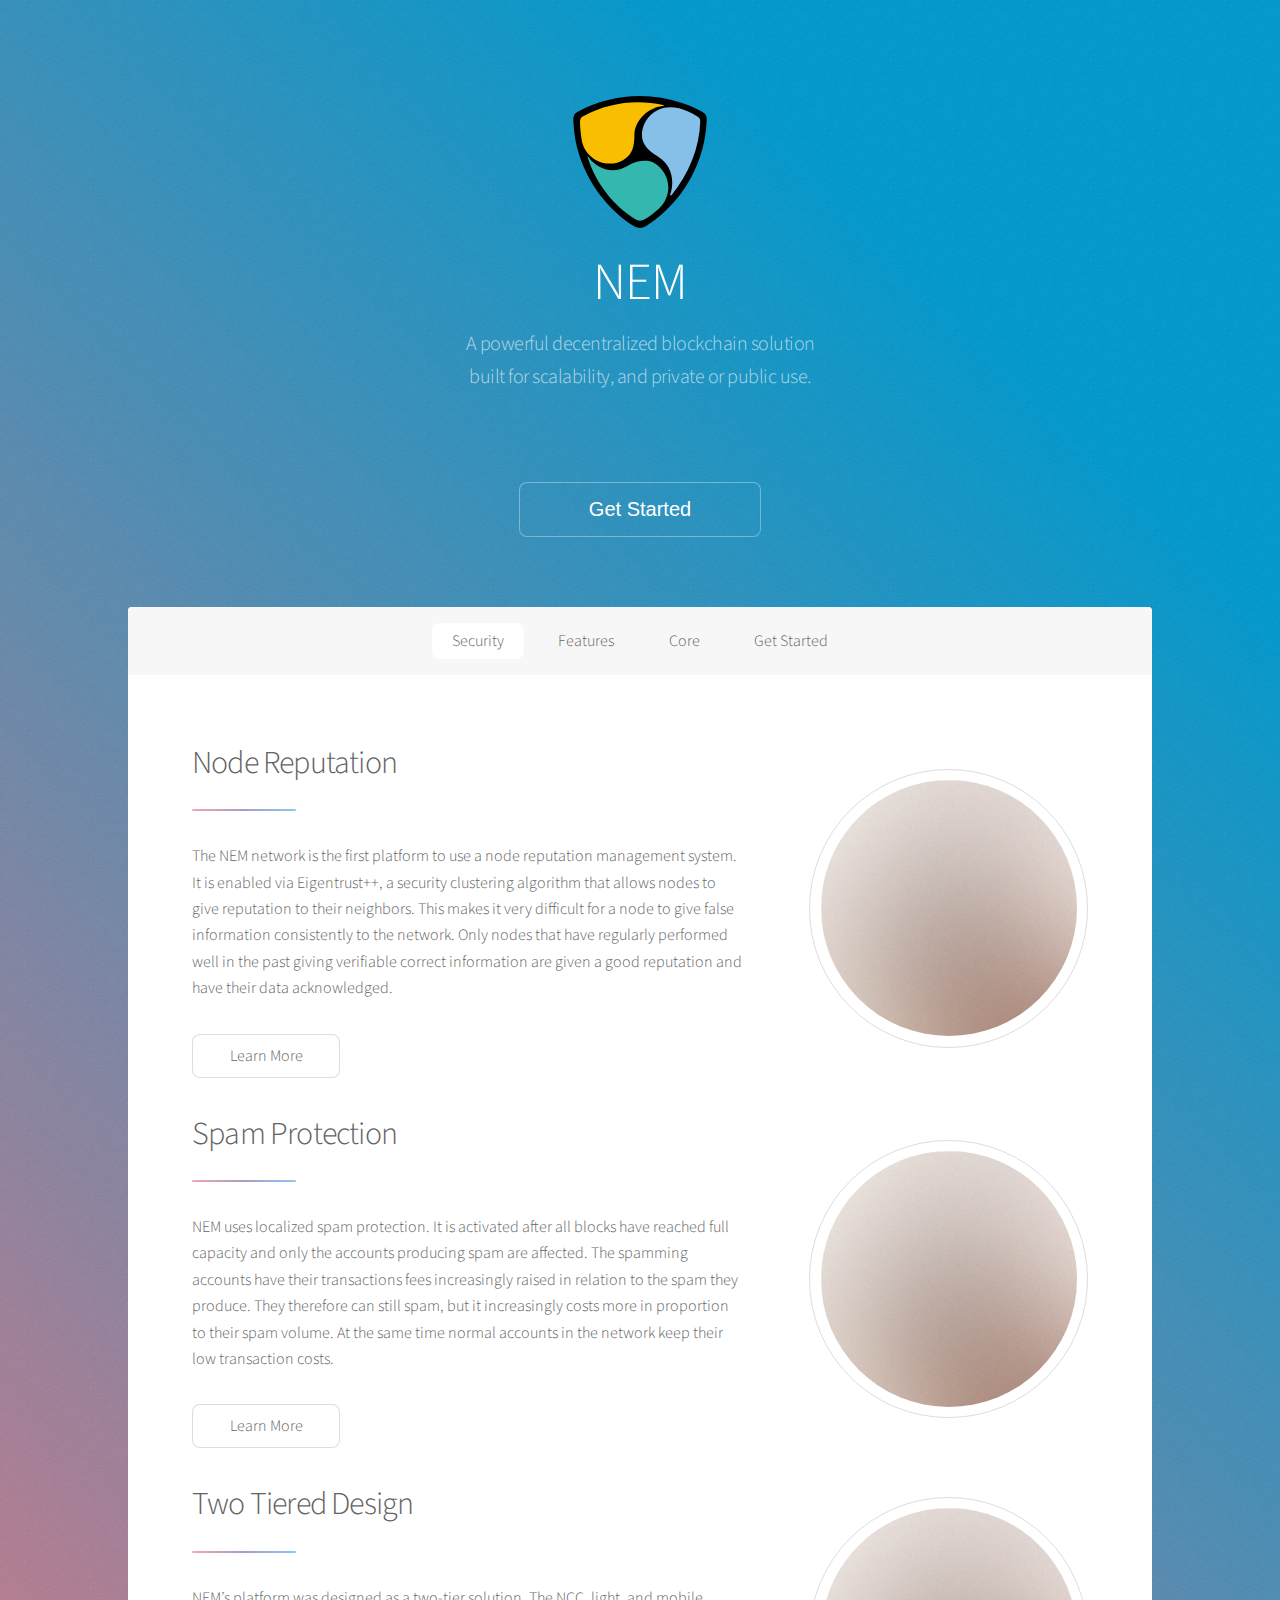
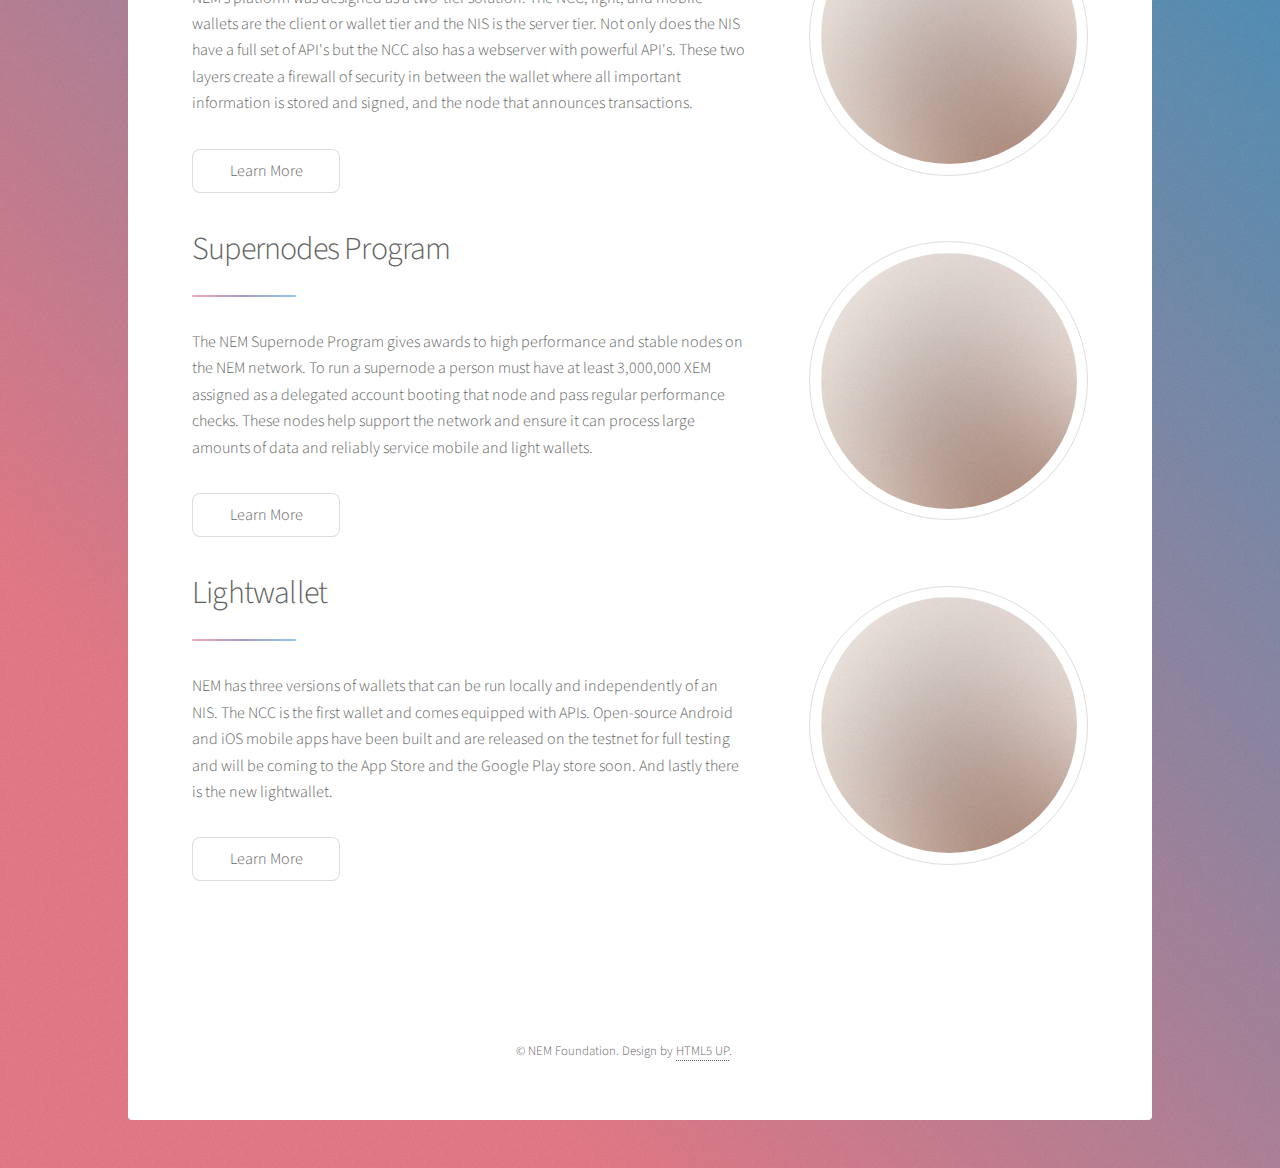
<file: index.html>
<!DOCTYPE HTML>
<!--
	Stellar by HTML5 UP
	html5up.net | @ajlkn
	Free for personal and commercial use under the CCA 3.0 license (html5up.net/license)
-->
<html>
	<head>
		<title>NEM</title>
		<meta charset="utf-8" />
		<meta name="viewport" content="width=device-width, initial-scale=1" />
		<!--[if lte IE 8]><script src="assets/js/ie/html5shiv.js"></script><![endif]-->
		<link rel="stylesheet" href="assets/css/main.css" />
		<!--[if lte IE 9]><link rel="stylesheet" href="assets/css/ie9.css" /><![endif]-->
		<!--[if lte IE 8]><link rel="stylesheet" href="assets/css/ie8.css" /><![endif]-->
	</head>
	<body>

		<!-- Wrapper -->
			<div id="wrapper">

				<!-- Header -->
					<header id="header" class="alt">
						<span class="logo"><img src="images/logo.svg" alt="" /></span>
						<h1>NEM</h1>
						<p>A powerful decentralized blockchain solution<br />
						built for scalability, and private or public use.</p>
					</header>
                    <center><button id="get-started" style="margin-bottom:70px">Get Started</button></center>

				<!-- Nav -->
					<nav id="nav">
						<ul>
							<li><a href="#intro" class="active">Security</a></li>
							<li><a href="features.html">Features</a></li>
							<li><a href="core.html">Core</a></li>
							<li><a href="getstarted.html">Get Started</a></li>
						</ul>
					</nav>

				<!-- Main -->
					<div id="main">

						<!-- Security -->
							<section id="intro" class="main">
								<div class="spotlight">
									<div class="content">
										<header class="major">
											<h2>Node Reputation</h2>
										</header>
										<p>The NEM network is the first platform to use a node reputation management system. 
										It is enabled via Eigentrust++, a security clustering algorithm that allows nodes to give reputation 
										to their neighbors. This makes it very difficult for a node to give false information consistently 
										to the network. Only nodes that have regularly performed well in the past giving verifiable correct 
										information are given a good reputation and have their data acknowledged.</p>
										<ul class="actions">
											<li><a href="generic.html" class="button">Learn More</a></li>
										</ul>
									</div>
									<span class="image"><img src="images/pic01.jpg" alt="" /></span>
								</div>
																<div class="spotlight">
									<div class="content">
										<header class="major">
											<h2>Spam Protection</h2>
										</header>
										<p>NEM uses localized spam protection. It is activated after all blocks have reached full capacity and 
										only the accounts producing spam are affected. The spamming accounts have their transactions fees increasingly 
										raised in relation to the spam they produce. They therefore can still spam, but it increasingly costs more in 
										proportion to their spam volume. At the same time normal accounts in the network keep their low transaction costs.</p>
										<ul class="actions">
											<li><a href="generic.html" class="button">Learn More</a></li>
										</ul>
									</div>
									<span class="image"><img src="images/pic01.jpg" alt="" /></span>
								</div>
																<div class="spotlight">
									<div class="content">
										<header class="major">
											<h2>Two Tiered Design</h2>
										</header>
										<p>NEM’s platform was designed as a two-tier solution. The NCC, light, and mobile wallets are the client or wallet 
										tier and the NIS is the server tier. Not only does the NIS have a full set of API's but the NCC also has a webserver 
										with powerful API's. These two layers create a firewall of security in between the wallet where all important information 
										is stored and signed, and the node that announces transactions.</p>
										<ul class="actions">
											<li><a href="generic.html" class="button">Learn More</a></li>
										</ul>
									</div>
									<span class="image"><img src="images/pic01.jpg" alt="" /></span>
								</div>
																<div class="spotlight">
									<div class="content">
										<header class="major">
											<h2>Supernodes Program</h2>
										</header>
										<p>The NEM Supernode Program gives awards to high performance and stable nodes on the NEM network. To run a supernode a person 
										must have at least 3,000,000 XEM assigned as a delegated account booting that node and pass regular performance checks. These 
										nodes help support the network and ensure it can process large amounts of data and reliably service mobile and light wallets.</p>
										<ul class="actions">
											<li><a href="generic.html" class="button">Learn More</a></li>
										</ul>
									</div>
									<span class="image"><img src="images/pic01.jpg" alt="" /></span>
								</div>
																<div class="spotlight">
									<div class="content">
										<header class="major">
											<h2>Lightwallet</h2>
										</header>
										<p>NEM has three versions of wallets that can be run locally and independently of an NIS. The NCC is the first wallet and 
										comes equipped with APIs. Open-source Android and iOS mobile apps have been built and are released on the testnet for full 
										testing and will be coming to the App Store and the Google Play store soon. And lastly there is the new lightwallet. </p>
										<ul class="actions">
											<li><a href="generic.html" class="button">Learn More</a></li>
										</ul>
									</div>
									<span class="image"><img src="images/pic01.jpg" alt="" /></span>
								</div>
							</section>

				<!-- Footer -->
					<footer id="footer">
						<p class="copyright">&copy; NEM Foundation. Design by <a href="https://html5up.net">HTML5 UP</a>.</p>
					</footer>

			</div>

		<!-- Scripts -->
			<script src="assets/js/jquery.min.js"></script>
			<script src="assets/js/jquery.scrollex.min.js"></script>
			<script src="assets/js/jquery.scrolly.min.js"></script>
			<script src="assets/js/skel.min.js"></script>
			<script src="assets/js/util.js"></script>
			<!--[if lte IE 8]><script src="assets/js/ie/respond.min.js"></script><![endif]-->
			<script src="assets/js/main.js"></script>

	</body>
</html>
</file>
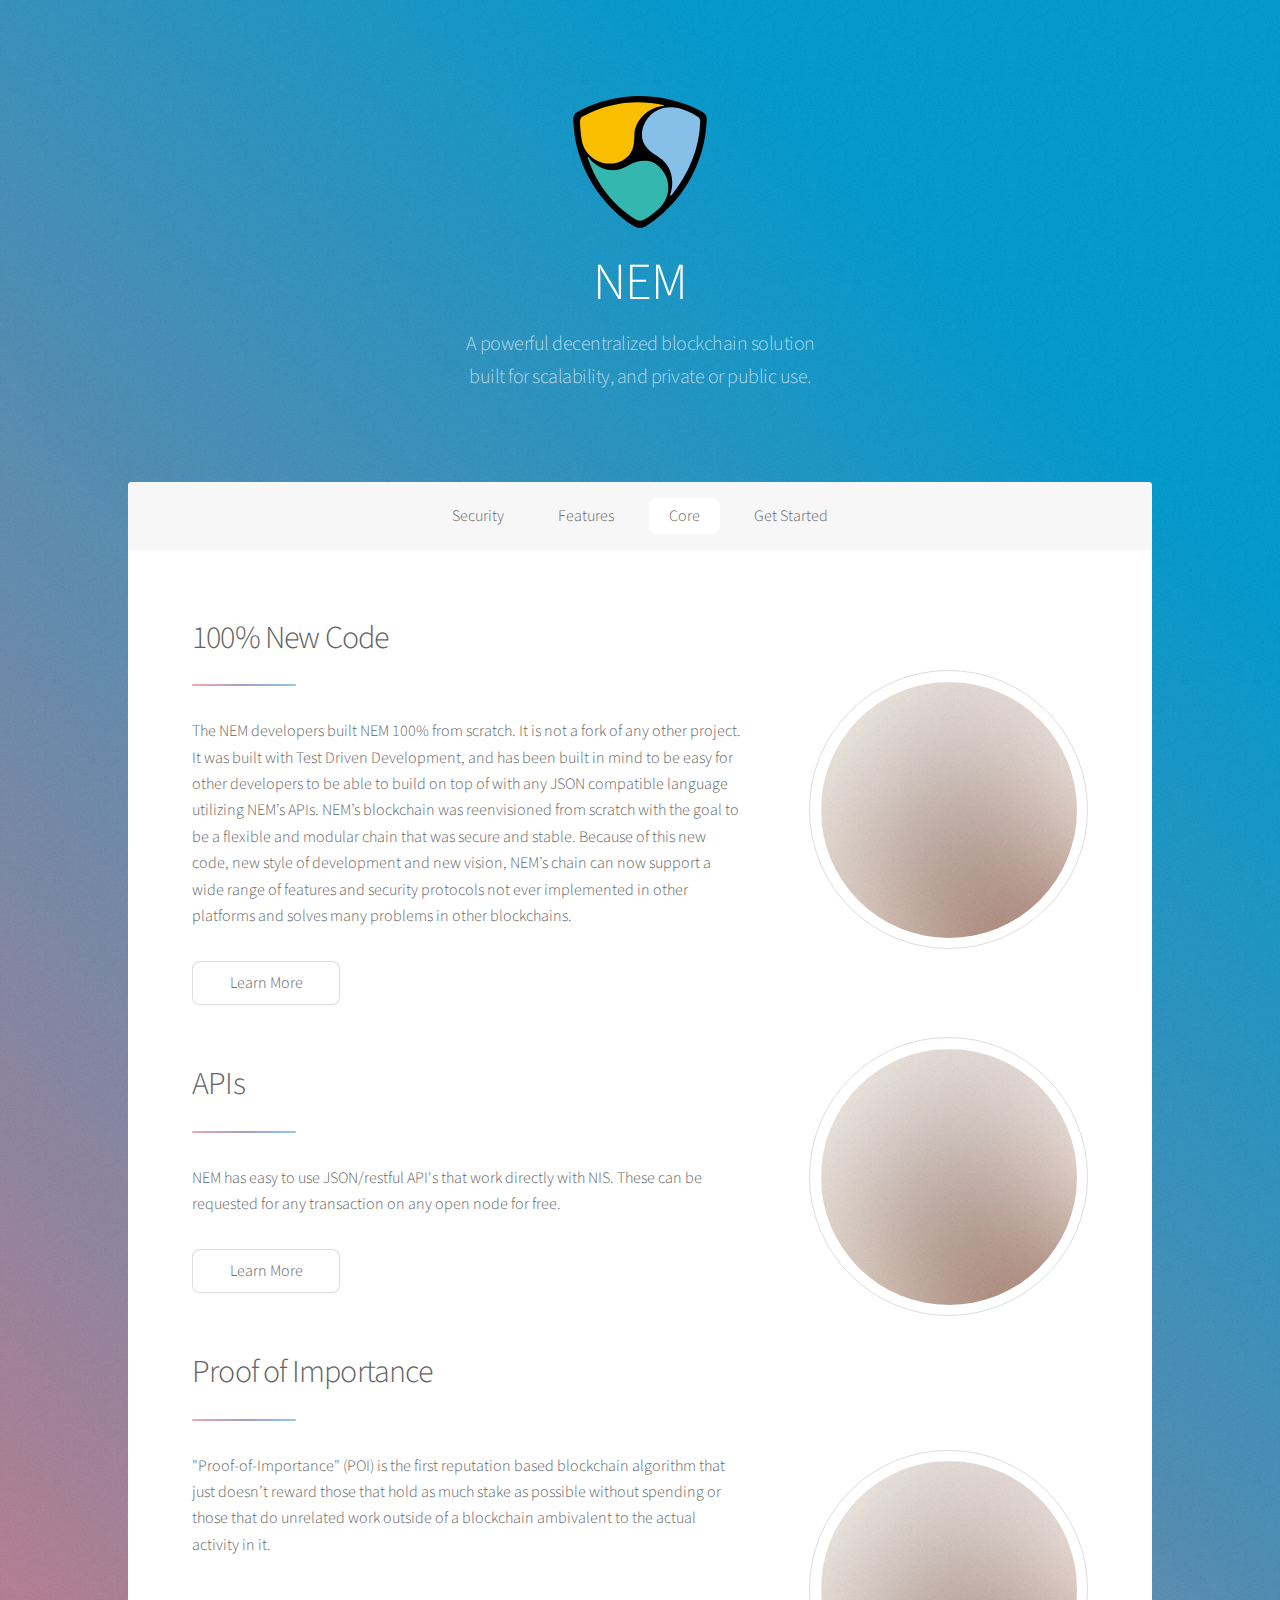
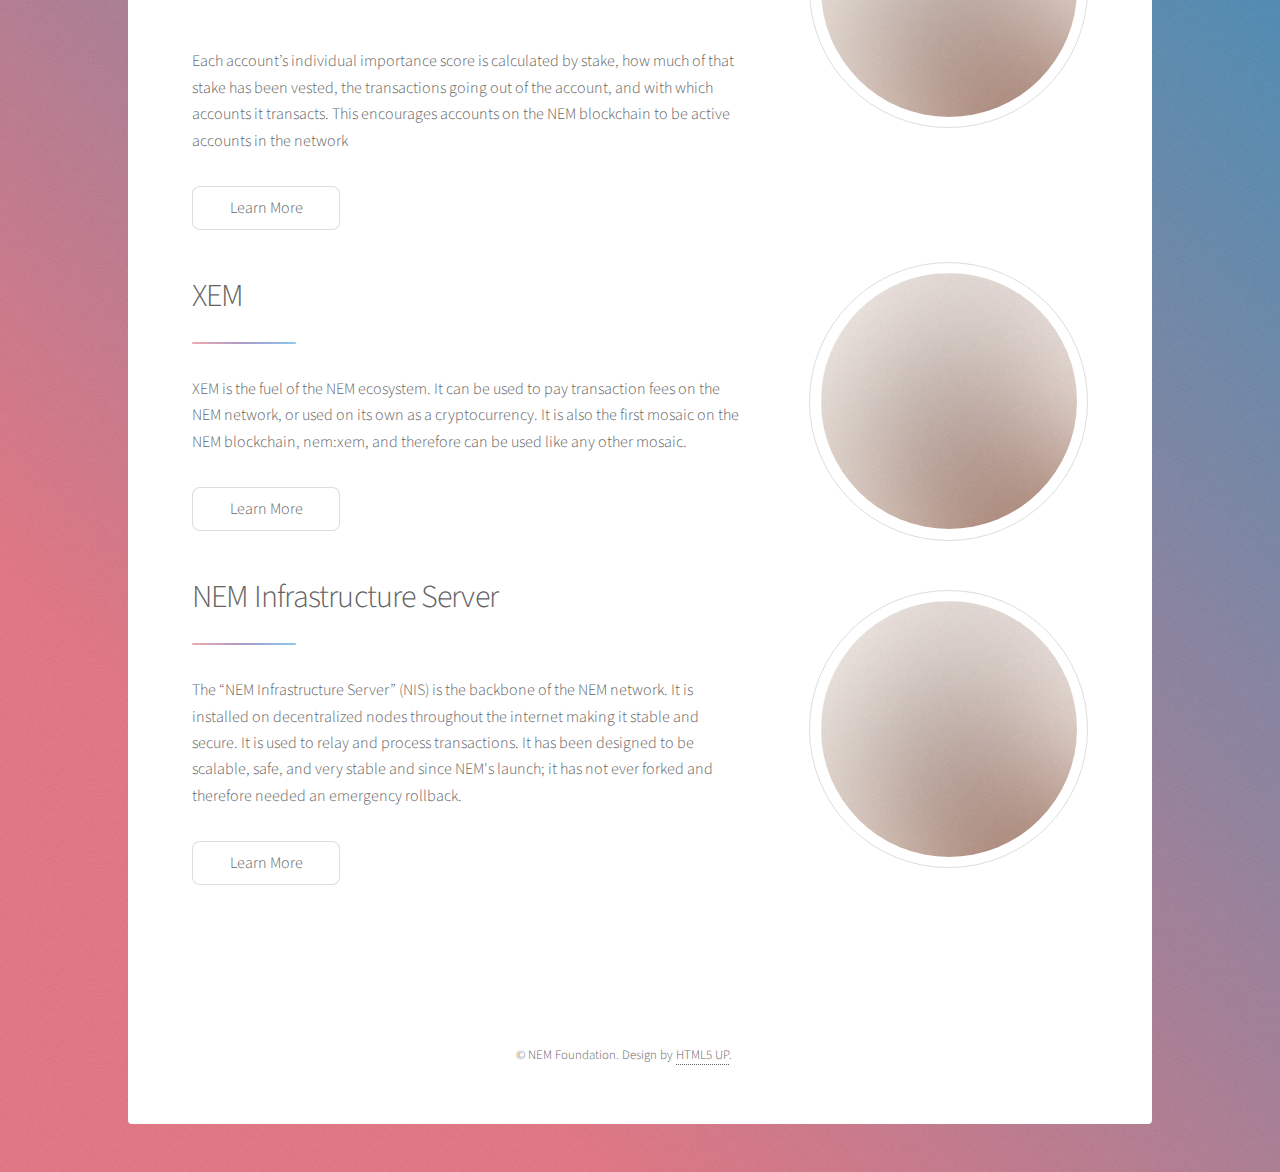
<file: core.html>
<!DOCTYPE HTML>
<!--
	Stellar by HTML5 UP
	html5up.net | @ajlkn
	Free for personal and commercial use under the CCA 3.0 license (html5up.net/license)
-->
<html>
	<head>
		<title>NEM</title>
		<meta charset="utf-8" />
		<meta name="viewport" content="width=device-width, initial-scale=1" />
		<!--[if lte IE 8]><script src="assets/js/ie/html5shiv.js"></script><![endif]-->
		<link rel="stylesheet" href="assets/css/main.css" />
		<!--[if lte IE 9]><link rel="stylesheet" href="assets/css/ie9.css" /><![endif]-->
		<!--[if lte IE 8]><link rel="stylesheet" href="assets/css/ie8.css" /><![endif]-->
	</head>
	<body>

		<!-- Wrapper -->
			<div id="wrapper">

				<!-- Header -->
					<header id="header" class="alt">
						<span class="logo"><img src="images/logo.svg" alt="" /></span>
						<h1>NEM</h1>
						<p>A powerful decentralized blockchain solution<br />
						built for scalability, and private or public use.</p>
					</header>

				<!-- Nav -->
					<nav id="nav">
						<ul>
							<li><a href="index.html">Security</a></li>
							<li><a href="features.html">Features</a></li>
							<li><a href="core.html" class="active">Core</a></li>
							<li><a href="getstarted.html">Get Started</a></li>
						</ul>
					</nav>

				<!-- Main -->
					<div id="main">

						<!-- Security -->
							<section id="intro" class="main">
								<div class="spotlight">
									<div class="content">
										<header class="major">
											<h2>100% New Code</h2>
										</header>
										<p>The NEM developers built NEM 100% from scratch. It is not a fork of any other project. It was built with Test Driven Development, 
										and has been built in mind to be easy for other developers to be able to build on top of with any JSON compatible language 
										utilizing NEM’s APIs. NEM’s blockchain was reenvisioned from scratch with the goal to be a flexible and modular chain that was 
										secure and stable. Because of this new code, new style of development and new vision, NEM’s chain can now support a wide range 
										of features and security protocols not ever implemented in other platforms and solves many problems in other blockchains.</p>
										<ul class="actions">
											<li><a href="generic.html" class="button">Learn More</a></li>
										</ul>
									</div>
									<span class="image"><img src="images/pic01.jpg" alt="" /></span>
								</div>
																<div class="spotlight">
									<div class="content">
										<header class="major">
											<h2>APIs</h2>
										</header>
										<p>NEM has easy to use JSON/restful API's that work directly with NIS. These can be requested for any transaction on any open node for free.</p>
										<ul class="actions">
											<li><a href="generic.html" class="button">Learn More</a></li>
										</ul>
									</div>
									<span class="image"><img src="images/pic01.jpg" alt="" /></span>
								</div>
																<div class="spotlight">
									<div class="content">
										<header class="major">
											<h2>Proof of Importance</h2>
										</header>
										<p>"Proof-of-Importance" (POI) is the first reputation based blockchain algorithm that just doesn’t reward those that hold as much stake 
										as possible without spending or those that do unrelated work outside of a blockchain ambivalent to the actual activity in it.<p><br>
										<p>Each account’s individual importance score is calculated by stake, how much of that stake has been vested, the transactions 
										going out of the account, and with which accounts it transacts. This encourages accounts on the NEM blockchain to be active accounts 
										in the network</p>
										<ul class="actions">
											<li><a href="generic.html" class="button">Learn More</a></li>
										</ul>
									</div>
									<span class="image"><img src="images/pic01.jpg" alt="" /></span>
								</div>
																<div class="spotlight">
									<div class="content">
										<header class="major">
											<h2>XEM</h2>
										</header>
										<p>XEM is the fuel of the NEM ecosystem. It can be used to pay transaction fees on the NEM network, or used on its own as a cryptocurrency. 
										It is also the first mosaic on the NEM blockchain, nem:xem, and therefore can be used like any other mosaic. </p>
										<ul class="actions">
											<li><a href="generic.html" class="button">Learn More</a></li>
										</ul>
									</div>
									<span class="image"><img src="images/pic01.jpg" alt="" /></span>
								</div>
																<div class="spotlight">
									<div class="content">
										<header class="major">
											<h2>NEM Infrastructure Server</h2>
										</header>
										<p>The “NEM Infrastructure Server” (NIS) is the backbone of the NEM network. It is installed on decentralized nodes throughout the internet 
										making it stable and secure. It is used to relay and process transactions. It has been designed to be scalable, safe, and very stable and 
										since NEM's launch; it has not ever forked and therefore needed an emergency rollback. </p>
										<ul class="actions">
											<li><a href="generic.html" class="button">Learn More</a></li>
										</ul>
									</div>
									<span class="image"><img src="images/pic01.jpg" alt="" /></span>
								</div>
							</section>
							
					<!-- Footer -->
					<footer id="footer">
						<p class="copyright">&copy; NEM Foundation. Design by <a href="https://html5up.net">HTML5 UP</a>.</p>
					</footer>

			</div>

		<!-- Scripts -->
			<script src="assets/js/jquery.min.js"></script>
			<script src="assets/js/jquery.scrollex.min.js"></script>
			<script src="assets/js/jquery.scrolly.min.js"></script>
			<script src="assets/js/skel.min.js"></script>
			<script src="assets/js/util.js"></script>
			<!--[if lte IE 8]><script src="assets/js/ie/respond.min.js"></script><![endif]-->
			<script src="assets/js/main.js"></script>

	</body>
</html>
</file>
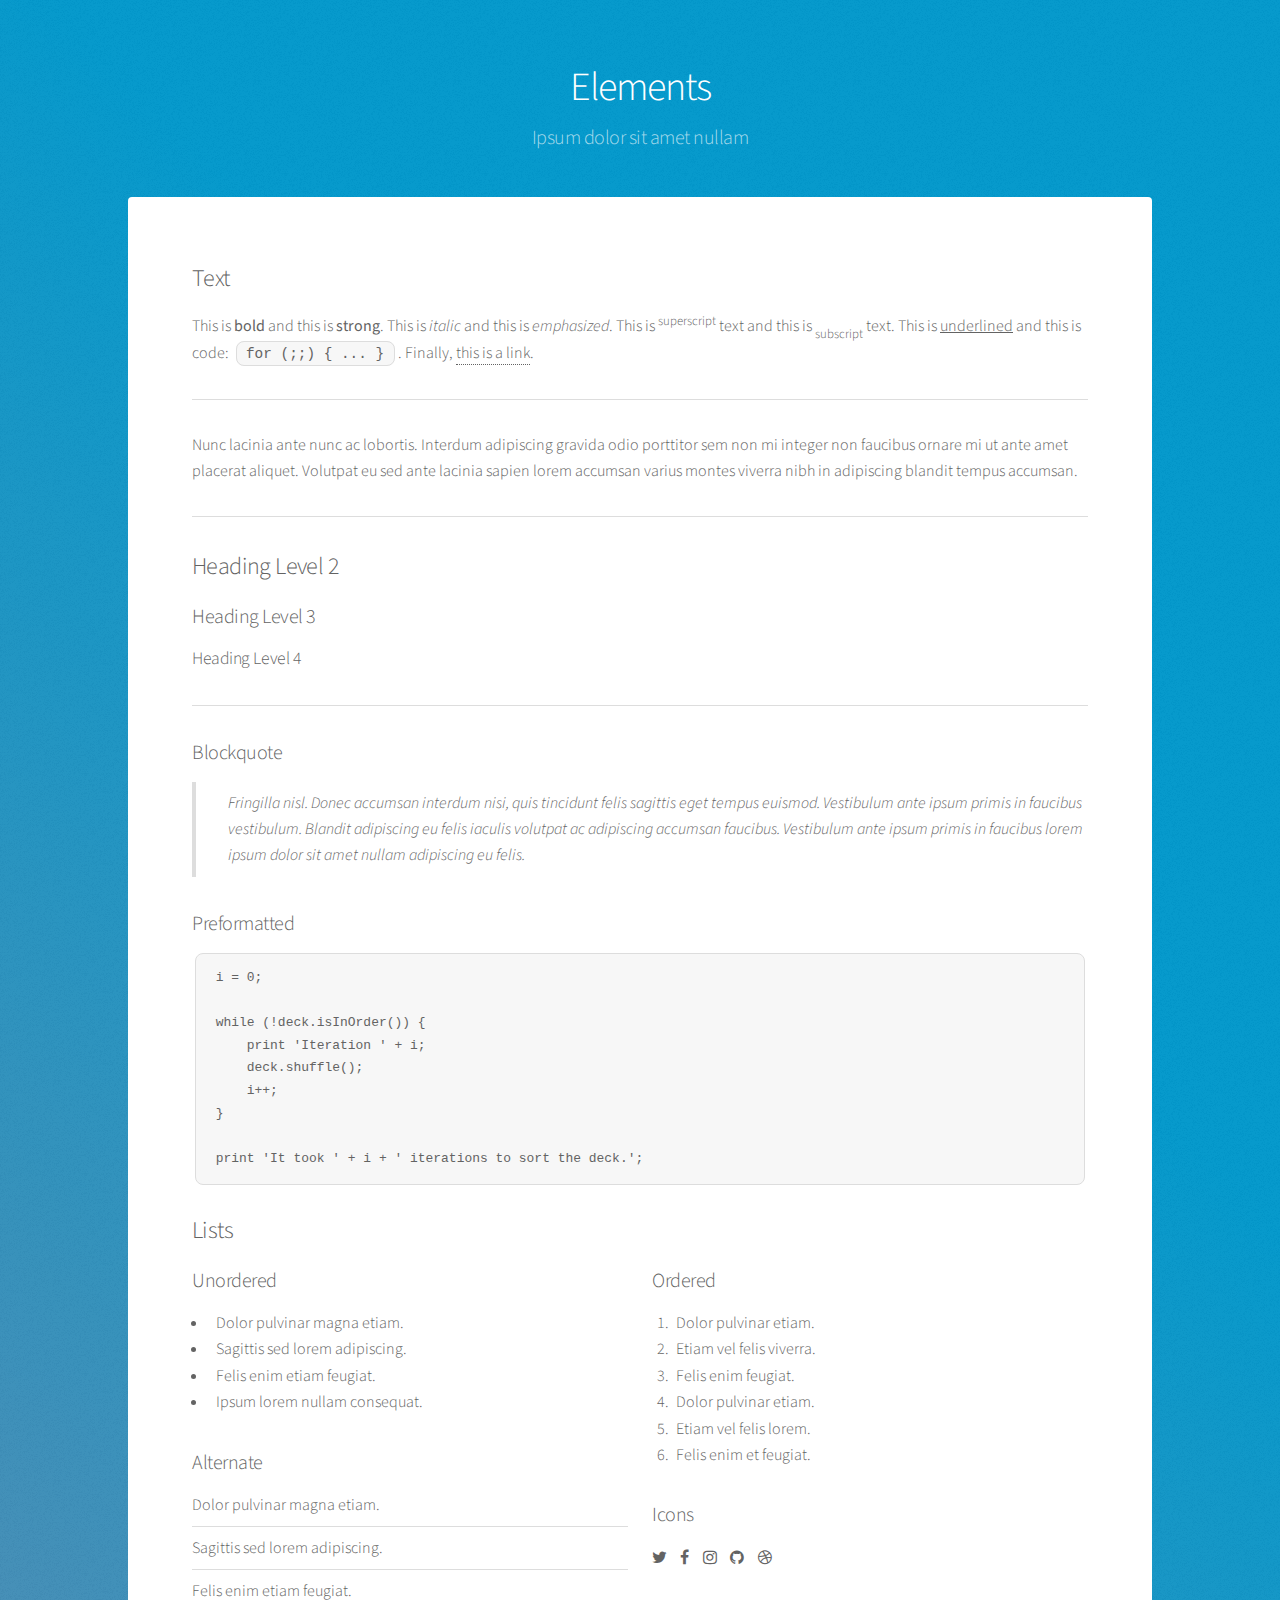
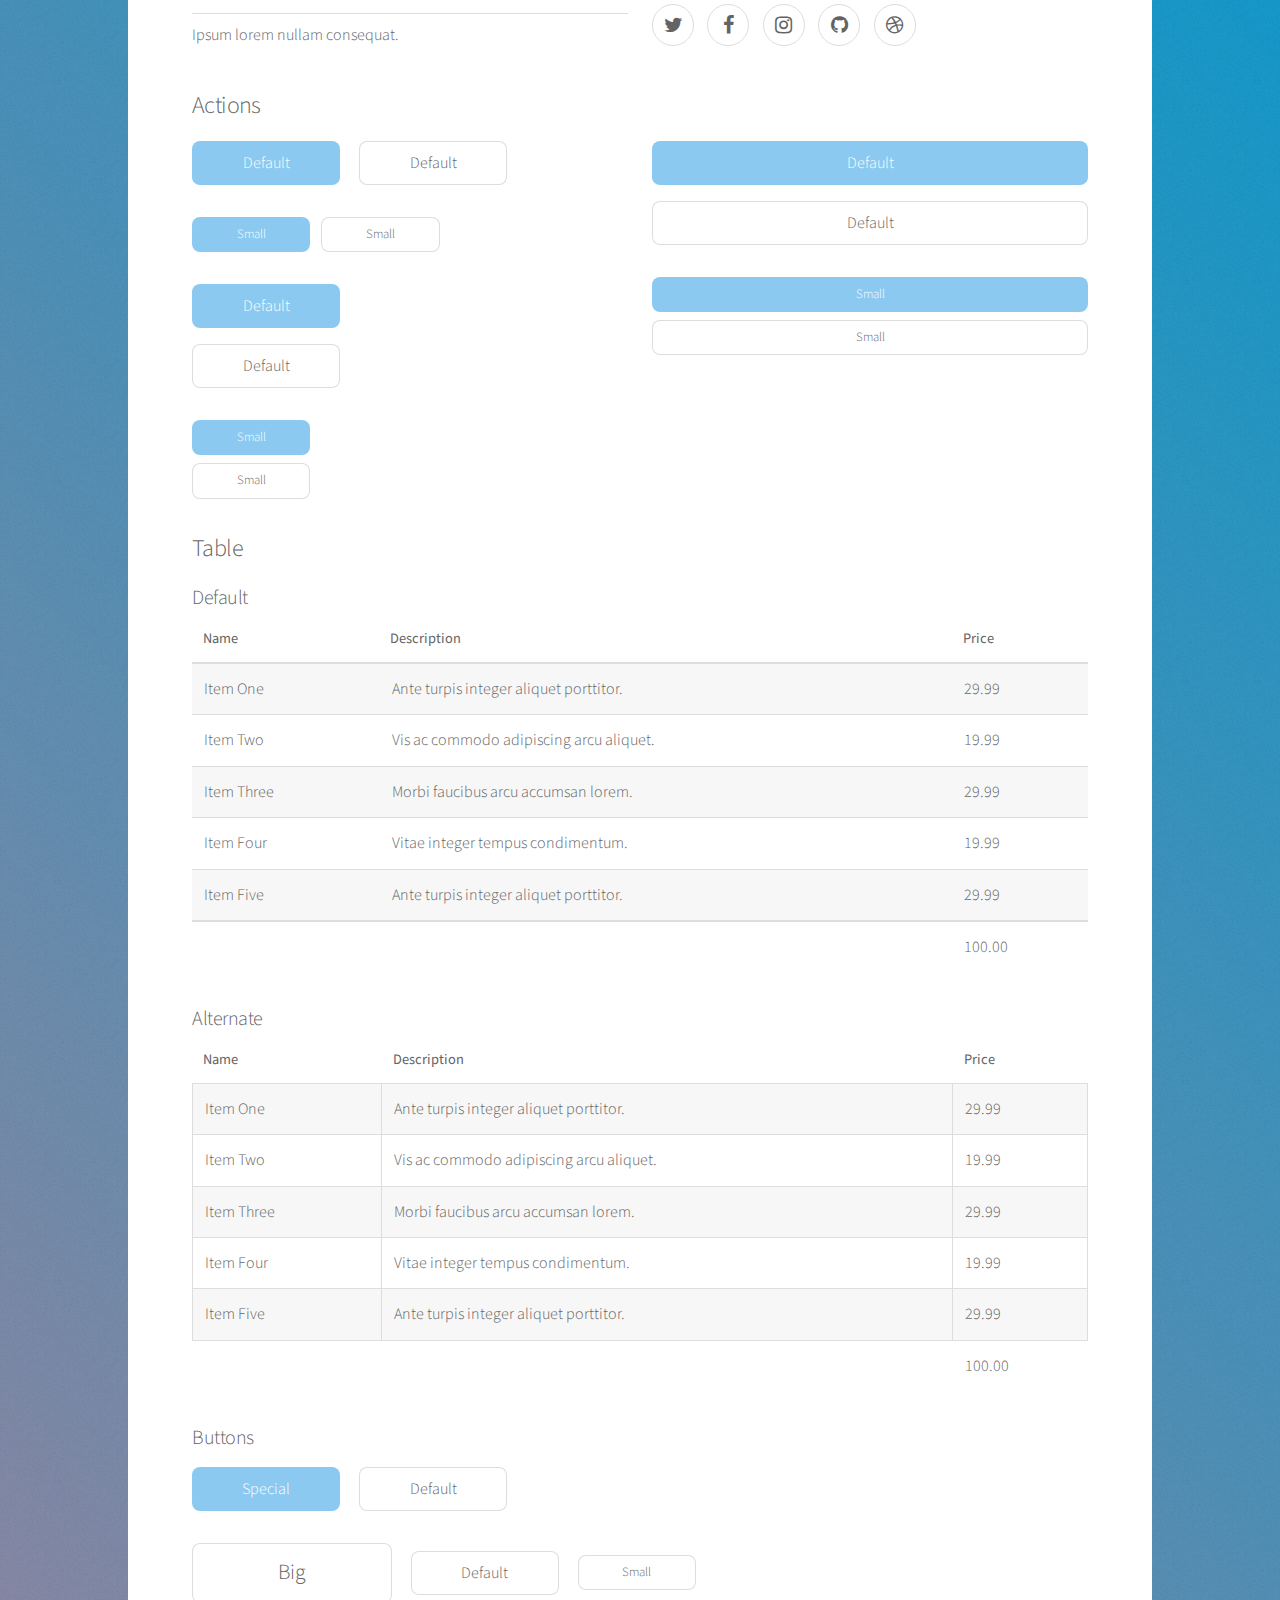
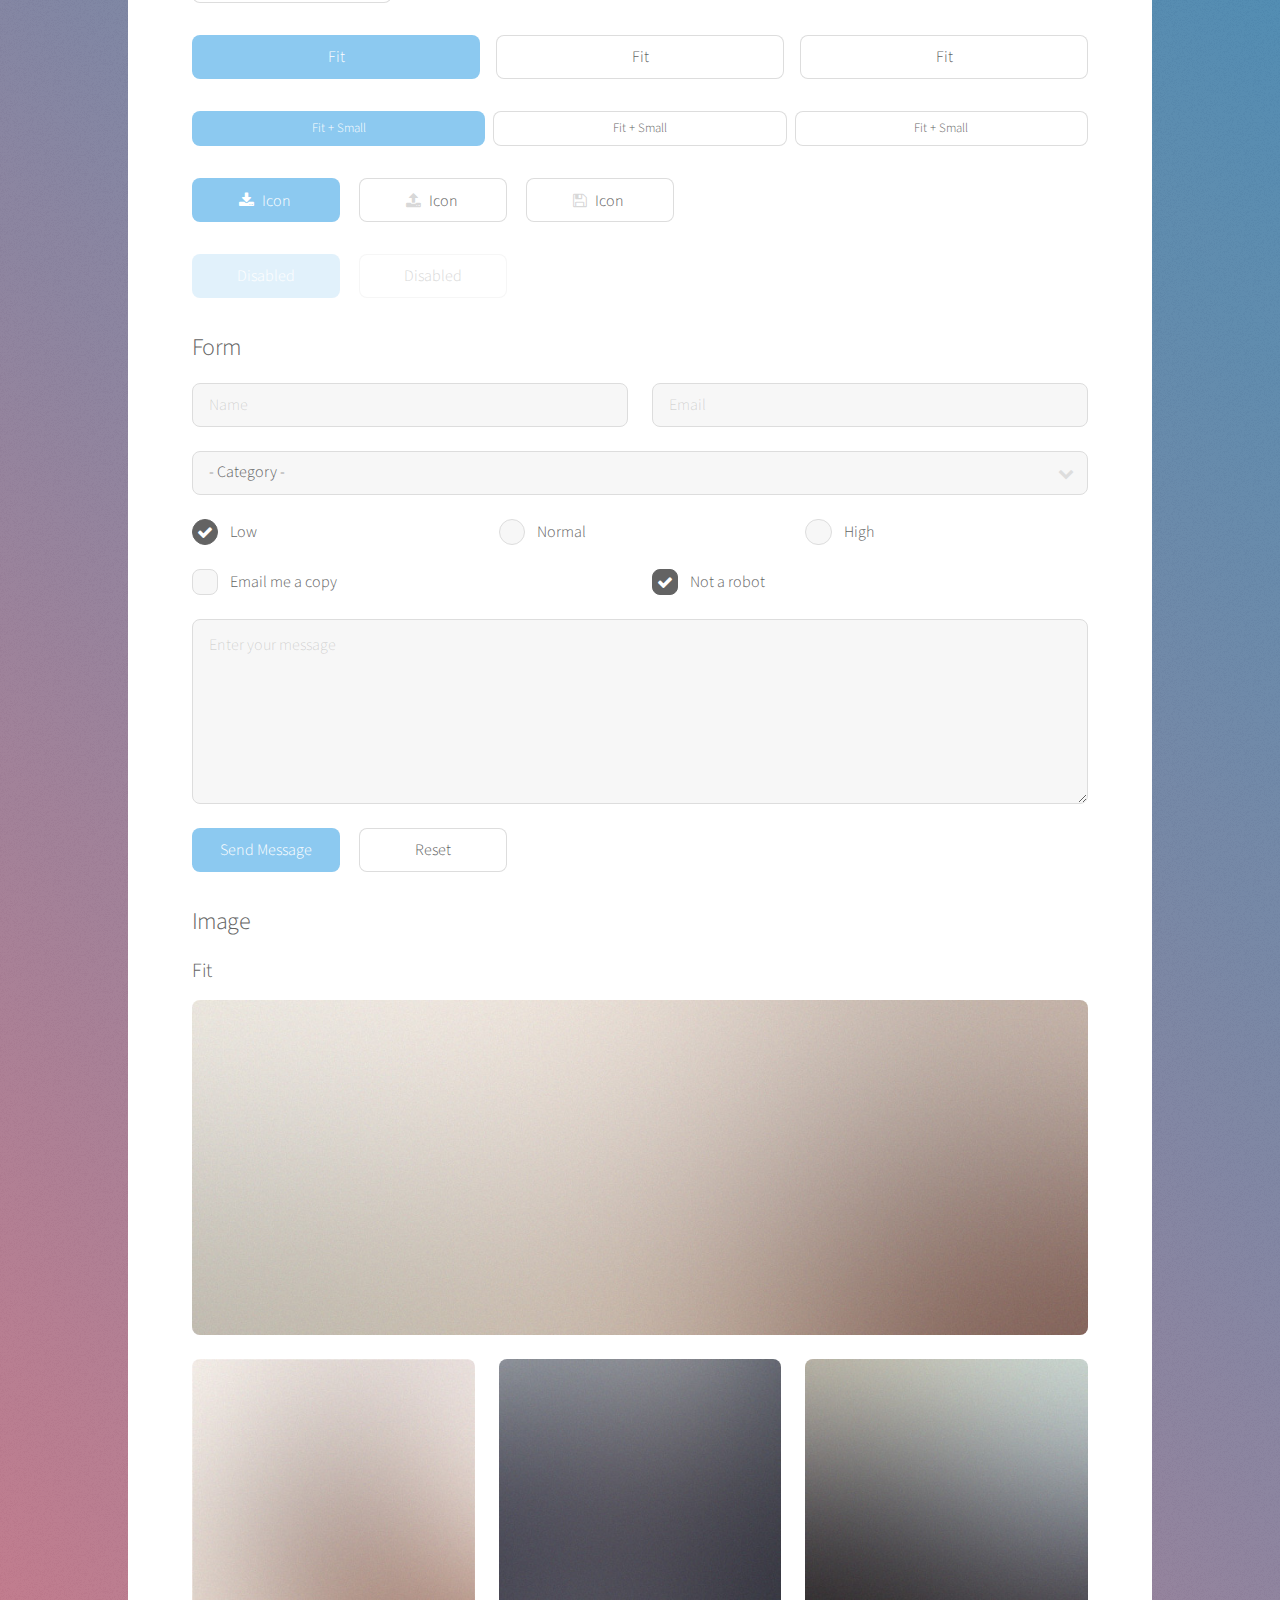
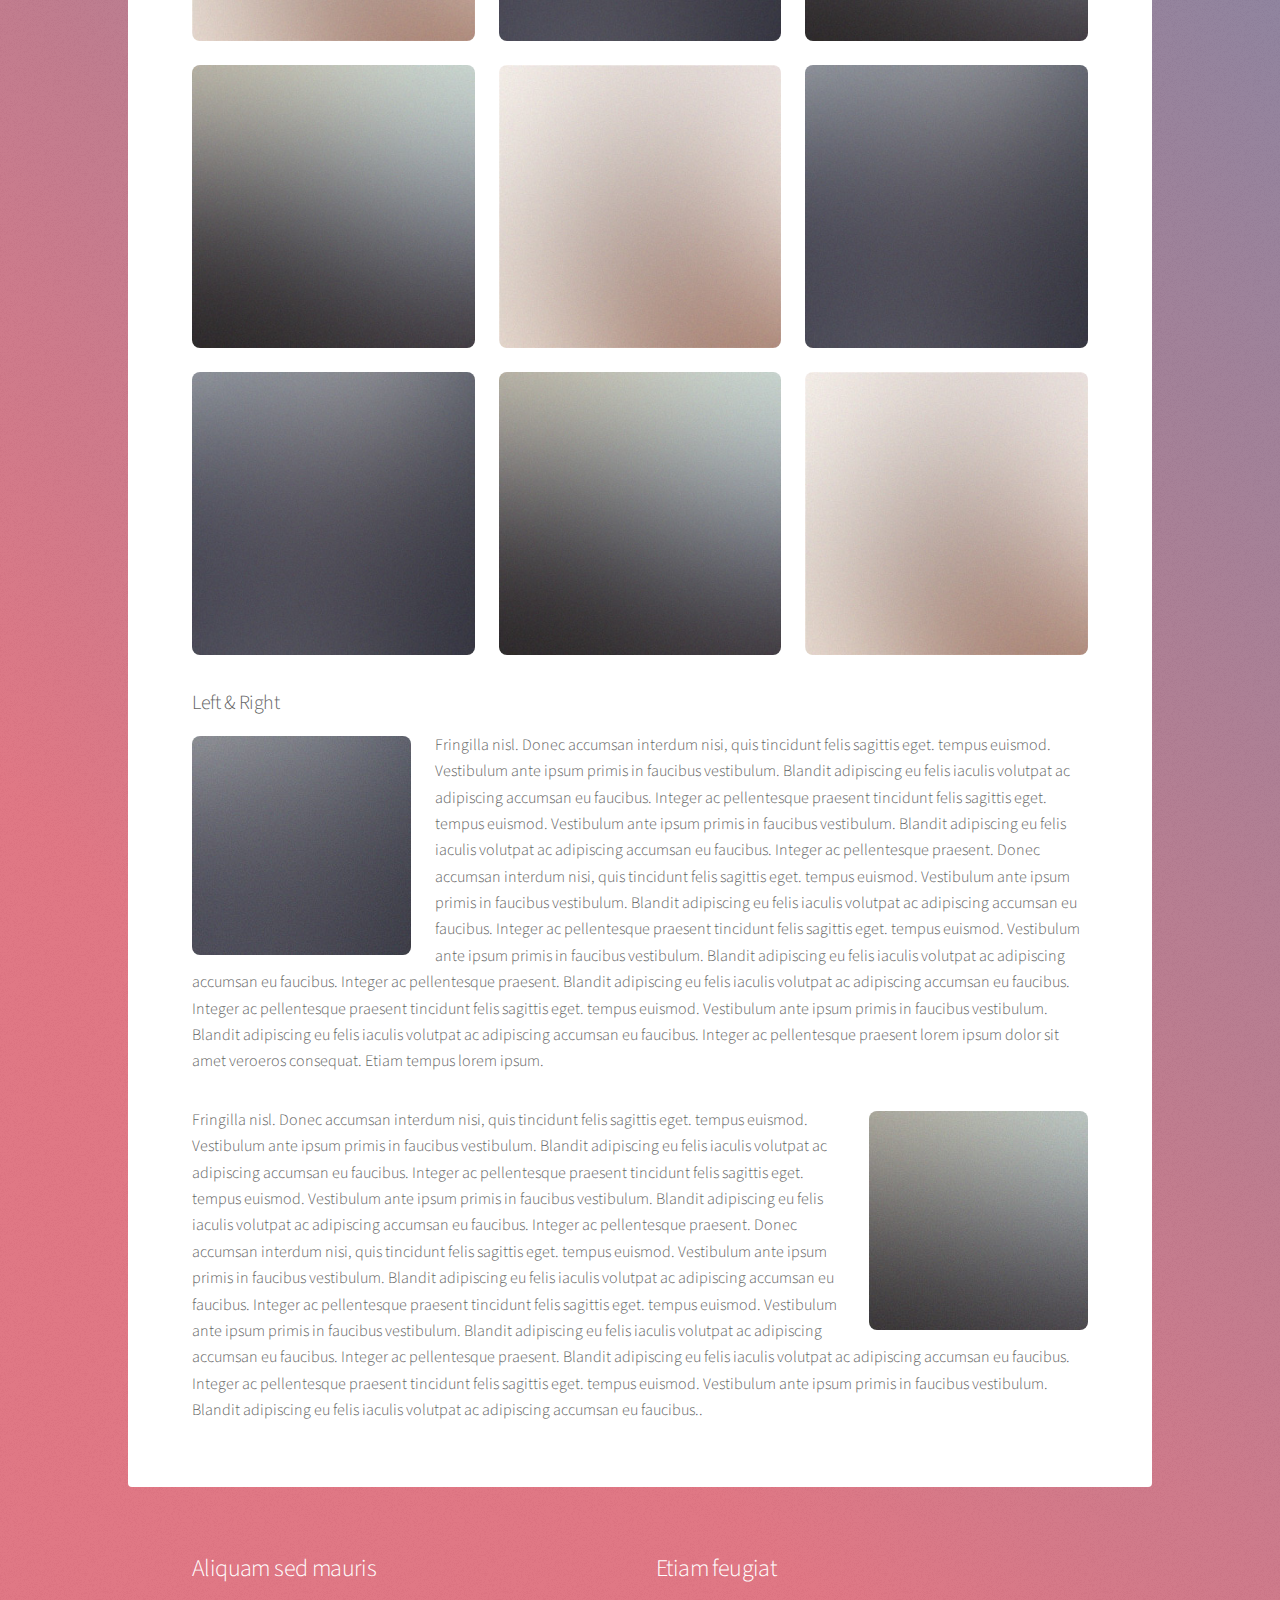
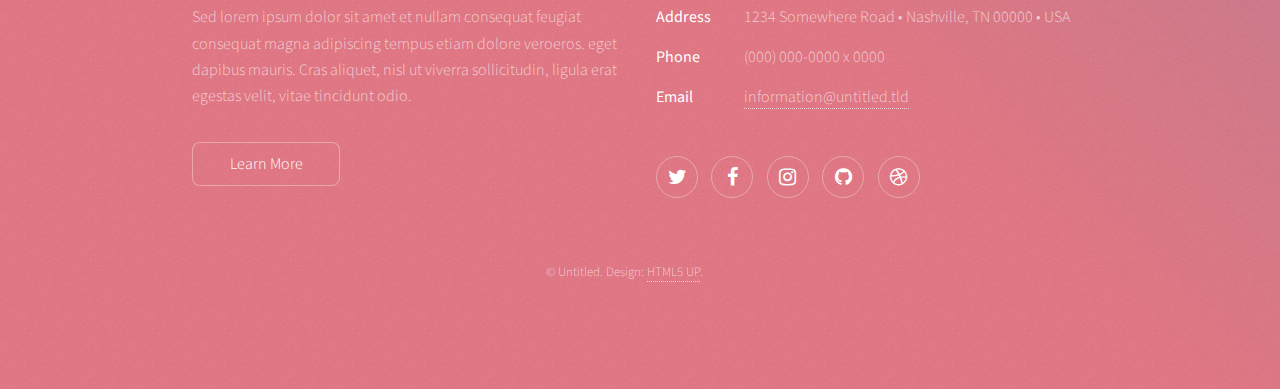
<file: elements.html>
<!DOCTYPE HTML>
<!--
	Stellar by HTML5 UP
	html5up.net | @ajlkn
	Free for personal and commercial use under the CCA 3.0 license (html5up.net/license)
-->
<html>
	<head>
		<title>Elements - Stellar by HTML5 UP</title>
		<meta charset="utf-8" />
		<meta name="viewport" content="width=device-width, initial-scale=1" />
		<!--[if lte IE 8]><script src="assets/js/ie/html5shiv.js"></script><![endif]-->
		<link rel="stylesheet" href="assets/css/main.css" />
		<!--[if lte IE 9]><link rel="stylesheet" href="assets/css/ie9.css" /><![endif]-->
		<!--[if lte IE 8]><link rel="stylesheet" href="assets/css/ie8.css" /><![endif]-->
	</head>
	<body>

		<!-- Wrapper -->
			<div id="wrapper">

				<!-- Header -->
					<header id="header">
						<h1>Elements</h1>
						<p>Ipsum dolor sit amet nullam</p>
					</header>

				<!-- Main -->
					<div id="main">

						<!-- Content -->
							<section id="content" class="main">

								<!-- Text -->
									<section>
										<h2>Text</h2>
										<p>This is <b>bold</b> and this is <strong>strong</strong>. This is <i>italic</i> and this is <em>emphasized</em>.
										This is <sup>superscript</sup> text and this is <sub>subscript</sub> text.
										This is <u>underlined</u> and this is code: <code>for (;;) { ... }</code>. Finally, <a href="#">this is a link</a>.</p>
										<hr />
										<p>Nunc lacinia ante nunc ac lobortis. Interdum adipiscing gravida odio porttitor sem non mi integer non faucibus ornare mi ut ante amet placerat aliquet. Volutpat eu sed ante lacinia sapien lorem accumsan varius montes viverra nibh in adipiscing blandit tempus accumsan.</p>
										<hr />
										<h2>Heading Level 2</h2>
										<h3>Heading Level 3</h3>
										<h4>Heading Level 4</h4>
										<hr />
										<h3>Blockquote</h3>
										<blockquote>Fringilla nisl. Donec accumsan interdum nisi, quis tincidunt felis sagittis eget tempus euismod. Vestibulum ante ipsum primis in faucibus vestibulum. Blandit adipiscing eu felis iaculis volutpat ac adipiscing accumsan faucibus. Vestibulum ante ipsum primis in faucibus lorem ipsum dolor sit amet nullam adipiscing eu felis.</blockquote>
										<h3>Preformatted</h3>
										<pre><code>i = 0;

while (!deck.isInOrder()) {
    print 'Iteration ' + i;
    deck.shuffle();
    i++;
}

print 'It took ' + i + ' iterations to sort the deck.';</code></pre>
									</section>

								<!-- Lists -->
									<section>
										<h2>Lists</h2>
										<div class="row">
											<div class="6u 12u$(medium)">
												<h3>Unordered</h3>
												<ul>
													<li>Dolor pulvinar magna etiam.</li>
													<li>Sagittis sed lorem adipiscing.</li>
													<li>Felis enim etiam feugiat.</li>
													<li>Ipsum lorem nullam consequat.</li>
												</ul>
												<h3>Alternate</h3>
												<ul class="alt">
													<li>Dolor pulvinar magna etiam.</li>
													<li>Sagittis sed lorem adipiscing.</li>
													<li>Felis enim etiam feugiat.</li>
													<li>Ipsum lorem nullam consequat.</li>
												</ul>
											</div>
											<div class="6u$ 12u$(medium)">
												<h3>Ordered</h3>
												<ol>
													<li>Dolor pulvinar etiam.</li>
													<li>Etiam vel felis viverra.</li>
													<li>Felis enim feugiat.</li>
													<li>Dolor pulvinar etiam.</li>
													<li>Etiam vel felis lorem.</li>
													<li>Felis enim et feugiat.</li>
												</ol>
												<h3>Icons</h3>
												<ul class="icons">
													<li><a href="#" class="icon fa-twitter"><span class="label">Twitter</span></a></li>
													<li><a href="#" class="icon fa-facebook"><span class="label">Facebook</span></a></li>
													<li><a href="#" class="icon fa-instagram"><span class="label">Instagram</span></a></li>
													<li><a href="#" class="icon fa-github"><span class="label">GitHub</span></a></li>
													<li><a href="#" class="icon fa-dribbble"><span class="label">Dribbble</span></a></li>
												</ul>
												<ul class="icons">
													<li><a href="#" class="icon alt fa-twitter"><span class="label">Twitter</span></a></li>
													<li><a href="#" class="icon alt fa-facebook"><span class="label">Facebook</span></a></li>
													<li><a href="#" class="icon alt fa-instagram"><span class="label">Instagram</span></a></li>
													<li><a href="#" class="icon alt fa-github"><span class="label">GitHub</span></a></li>
													<li><a href="#" class="icon alt fa-dribbble"><span class="label">Dribbble</span></a></li>
												</ul>
											</div>
										</div>
										<h2>Actions</h2>
										<div class="row">
											<div class="6u 12u$(medium)">
												<ul class="actions">
													<li><a href="#" class="button special">Default</a></li>
													<li><a href="#" class="button">Default</a></li>
												</ul>
												<ul class="actions small">
													<li><a href="#" class="button special small">Small</a></li>
													<li><a href="#" class="button small">Small</a></li>
												</ul>
												<ul class="actions vertical">
													<li><a href="#" class="button special">Default</a></li>
													<li><a href="#" class="button">Default</a></li>
												</ul>
												<ul class="actions vertical small">
													<li><a href="#" class="button special small">Small</a></li>
													<li><a href="#" class="button small">Small</a></li>
												</ul>
											</div>
											<div class="6u 12u$(medium)">
												<ul class="actions vertical">
													<li><a href="#" class="button special fit">Default</a></li>
													<li><a href="#" class="button fit">Default</a></li>
												</ul>
												<ul class="actions vertical small">
													<li><a href="#" class="button special small fit">Small</a></li>
													<li><a href="#" class="button small fit">Small</a></li>
												</ul>
											</div>
										</div>
									</section>

								<!-- Table -->
									<section>
										<h2>Table</h2>
										<h3>Default</h3>
										<div class="table-wrapper">
											<table>
												<thead>
													<tr>
														<th>Name</th>
														<th>Description</th>
														<th>Price</th>
													</tr>
												</thead>
												<tbody>
													<tr>
														<td>Item One</td>
														<td>Ante turpis integer aliquet porttitor.</td>
														<td>29.99</td>
													</tr>
													<tr>
														<td>Item Two</td>
														<td>Vis ac commodo adipiscing arcu aliquet.</td>
														<td>19.99</td>
													</tr>
													<tr>
														<td>Item Three</td>
														<td> Morbi faucibus arcu accumsan lorem.</td>
														<td>29.99</td>
													</tr>
													<tr>
														<td>Item Four</td>
														<td>Vitae integer tempus condimentum.</td>
														<td>19.99</td>
													</tr>
													<tr>
														<td>Item Five</td>
														<td>Ante turpis integer aliquet porttitor.</td>
														<td>29.99</td>
													</tr>
												</tbody>
												<tfoot>
													<tr>
														<td colspan="2"></td>
														<td>100.00</td>
													</tr>
												</tfoot>
											</table>
										</div>

										<h3>Alternate</h3>
										<div class="table-wrapper">
											<table class="alt">
												<thead>
													<tr>
														<th>Name</th>
														<th>Description</th>
														<th>Price</th>
													</tr>
												</thead>
												<tbody>
													<tr>
														<td>Item One</td>
														<td>Ante turpis integer aliquet porttitor.</td>
														<td>29.99</td>
													</tr>
													<tr>
														<td>Item Two</td>
														<td>Vis ac commodo adipiscing arcu aliquet.</td>
														<td>19.99</td>
													</tr>
													<tr>
														<td>Item Three</td>
														<td> Morbi faucibus arcu accumsan lorem.</td>
														<td>29.99</td>
													</tr>
													<tr>
														<td>Item Four</td>
														<td>Vitae integer tempus condimentum.</td>
														<td>19.99</td>
													</tr>
													<tr>
														<td>Item Five</td>
														<td>Ante turpis integer aliquet porttitor.</td>
														<td>29.99</td>
													</tr>
												</tbody>
												<tfoot>
													<tr>
														<td colspan="2"></td>
														<td>100.00</td>
													</tr>
												</tfoot>
											</table>
										</div>
									</section>

								<!-- Buttons -->
									<section>
										<h3>Buttons</h3>
										<ul class="actions">
											<li><a href="#" class="button special">Special</a></li>
											<li><a href="#" class="button">Default</a></li>
										</ul>
										<ul class="actions">
											<li><a href="#" class="button big">Big</a></li>
											<li><a href="#" class="button">Default</a></li>
											<li><a href="#" class="button small">Small</a></li>
										</ul>
										<ul class="actions fit">
											<li><a href="#" class="button special fit">Fit</a></li>
											<li><a href="#" class="button fit">Fit</a></li>
											<li><a href="#" class="button fit">Fit</a></li>
										</ul>
										<ul class="actions fit small">
											<li><a href="#" class="button special fit small">Fit + Small</a></li>
											<li><a href="#" class="button fit small">Fit + Small</a></li>
											<li><a href="#" class="button fit small">Fit + Small</a></li>
										</ul>
										<ul class="actions">
											<li><a href="#" class="button special icon fa-download">Icon</a></li>
											<li><a href="#" class="button icon fa-upload">Icon</a></li>
											<li><a href="#" class="button icon fa-save">Icon</a></li>
										</ul>
										<ul class="actions">
											<li><span class="button special disabled">Disabled</span></li>
											<li><span class="button disabled">Disabled</span></li>
										</ul>
									</section>

								<!-- Form -->
									<section>
										<h2>Form</h2>
										<form method="post" action="#">
											<div class="row uniform">
												<div class="6u 12u$(xsmall)">
													<input type="text" name="demo-name" id="demo-name" value="" placeholder="Name" />
												</div>
												<div class="6u$ 12u$(xsmall)">
													<input type="email" name="demo-email" id="demo-email" value="" placeholder="Email" />
												</div>
												<div class="12u$">
													<div class="select-wrapper">
														<select name="demo-category" id="demo-category">
															<option value="">- Category -</option>
															<option value="1">Manufacturing</option>
															<option value="1">Shipping</option>
															<option value="1">Administration</option>
															<option value="1">Human Resources</option>
														</select>
													</div>
												</div>
												<div class="4u 12u$(small)">
													<input type="radio" id="demo-priority-low" name="demo-priority" checked>
													<label for="demo-priority-low">Low</label>
												</div>
												<div class="4u 12u$(small)">
													<input type="radio" id="demo-priority-normal" name="demo-priority">
													<label for="demo-priority-normal">Normal</label>
												</div>
												<div class="4u$ 12u$(small)">
													<input type="radio" id="demo-priority-high" name="demo-priority">
													<label for="demo-priority-high">High</label>
												</div>
												<div class="6u 12u$(small)">
													<input type="checkbox" id="demo-copy" name="demo-copy">
													<label for="demo-copy">Email me a copy</label>
												</div>
												<div class="6u$ 12u$(small)">
													<input type="checkbox" id="demo-human" name="demo-human" checked>
													<label for="demo-human">Not a robot</label>
												</div>
												<div class="12u$">
													<textarea name="demo-message" id="demo-message" placeholder="Enter your message" rows="6"></textarea>
												</div>
												<div class="12u$">
													<ul class="actions">
														<li><input type="submit" value="Send Message" class="special" /></li>
														<li><input type="reset" value="Reset" /></li>
													</ul>
												</div>
											</div>
										</form>
									</section>

								<!-- Image -->
									<section>
										<h2>Image</h2>
										<h3>Fit</h3>
										<div class="box alt">
											<div class="row uniform">
												<div class="12u$"><span class="image fit"><img src="images/pic04.jpg" alt="" /></span></div>
												<div class="4u"><span class="image fit"><img src="images/pic01.jpg" alt="" /></span></div>
												<div class="4u"><span class="image fit"><img src="images/pic02.jpg" alt="" /></span></div>
												<div class="4u$"><span class="image fit"><img src="images/pic03.jpg" alt="" /></span></div>
												<div class="4u"><span class="image fit"><img src="images/pic03.jpg" alt="" /></span></div>
												<div class="4u"><span class="image fit"><img src="images/pic01.jpg" alt="" /></span></div>
												<div class="4u$"><span class="image fit"><img src="images/pic02.jpg" alt="" /></span></div>
												<div class="4u"><span class="image fit"><img src="images/pic02.jpg" alt="" /></span></div>
												<div class="4u"><span class="image fit"><img src="images/pic03.jpg" alt="" /></span></div>
												<div class="4u$"><span class="image fit"><img src="images/pic01.jpg" alt="" /></span></div>
											</div>
										</div>
										<h3>Left &amp; Right</h3>
										<p><span class="image left"><img src="images/pic05.jpg" alt="" /></span>Fringilla nisl. Donec accumsan interdum nisi, quis tincidunt felis sagittis eget. tempus euismod. Vestibulum ante ipsum primis in faucibus vestibulum. Blandit adipiscing eu felis iaculis volutpat ac adipiscing accumsan eu faucibus. Integer ac pellentesque praesent tincidunt felis sagittis eget. tempus euismod. Vestibulum ante ipsum primis in faucibus vestibulum. Blandit adipiscing eu felis iaculis volutpat ac adipiscing accumsan eu faucibus. Integer ac pellentesque praesent. Donec accumsan interdum nisi, quis tincidunt felis sagittis eget. tempus euismod. Vestibulum ante ipsum primis in faucibus vestibulum. Blandit adipiscing eu felis iaculis volutpat ac adipiscing accumsan eu faucibus. Integer ac pellentesque praesent tincidunt felis sagittis eget. tempus euismod. Vestibulum ante ipsum primis in faucibus vestibulum. Blandit adipiscing eu felis iaculis volutpat ac adipiscing accumsan eu faucibus. Integer ac pellentesque praesent. Blandit adipiscing eu felis iaculis volutpat ac adipiscing accumsan eu faucibus. Integer ac pellentesque praesent tincidunt felis sagittis eget. tempus euismod. Vestibulum ante ipsum primis in faucibus vestibulum. Blandit adipiscing eu felis iaculis volutpat ac adipiscing accumsan eu faucibus. Integer ac pellentesque praesent lorem ipsum dolor sit amet veroeros consequat. Etiam tempus lorem ipsum.</p>
										<p><span class="image right"><img src="images/pic06.jpg" alt="" /></span>Fringilla nisl. Donec accumsan interdum nisi, quis tincidunt felis sagittis eget. tempus euismod. Vestibulum ante ipsum primis in faucibus vestibulum. Blandit adipiscing eu felis iaculis volutpat ac adipiscing accumsan eu faucibus. Integer ac pellentesque praesent tincidunt felis sagittis eget. tempus euismod. Vestibulum ante ipsum primis in faucibus vestibulum. Blandit adipiscing eu felis iaculis volutpat ac adipiscing accumsan eu faucibus. Integer ac pellentesque praesent. Donec accumsan interdum nisi, quis tincidunt felis sagittis eget. tempus euismod. Vestibulum ante ipsum primis in faucibus vestibulum. Blandit adipiscing eu felis iaculis volutpat ac adipiscing accumsan eu faucibus. Integer ac pellentesque praesent tincidunt felis sagittis eget. tempus euismod. Vestibulum ante ipsum primis in faucibus vestibulum. Blandit adipiscing eu felis iaculis volutpat ac adipiscing accumsan eu faucibus. Integer ac pellentesque praesent. Blandit adipiscing eu felis iaculis volutpat ac adipiscing accumsan eu faucibus. Integer ac pellentesque praesent tincidunt felis sagittis eget. tempus euismod. Vestibulum ante ipsum primis in faucibus vestibulum. Blandit adipiscing eu felis iaculis volutpat ac adipiscing accumsan eu faucibus..</p>
									</section>

							</section>

					</div>

				<!-- Footer -->
					<footer id="footer">
						<section>
							<h2>Aliquam sed mauris</h2>
							<p>Sed lorem ipsum dolor sit amet et nullam consequat feugiat consequat magna adipiscing tempus etiam dolore veroeros. eget dapibus mauris. Cras aliquet, nisl ut viverra sollicitudin, ligula erat egestas velit, vitae tincidunt odio.</p>
							<ul class="actions">
								<li><a href="#" class="button">Learn More</a></li>
							</ul>
						</section>
						<section>
							<h2>Etiam feugiat</h2>
							<dl class="alt">
								<dt>Address</dt>
								<dd>1234 Somewhere Road &bull; Nashville, TN 00000 &bull; USA</dd>
								<dt>Phone</dt>
								<dd>(000) 000-0000 x 0000</dd>
								<dt>Email</dt>
								<dd><a href="#">information@untitled.tld</a></dd>
							</dl>
							<ul class="icons">
								<li><a href="#" class="icon fa-twitter alt"><span class="label">Twitter</span></a></li>
								<li><a href="#" class="icon fa-facebook alt"><span class="label">Facebook</span></a></li>
								<li><a href="#" class="icon fa-instagram alt"><span class="label">Instagram</span></a></li>
								<li><a href="#" class="icon fa-github alt"><span class="label">GitHub</span></a></li>
								<li><a href="#" class="icon fa-dribbble alt"><span class="label">Dribbble</span></a></li>
							</ul>
						</section>
						<p class="copyright">&copy; Untitled. Design: <a href="https://html5up.net">HTML5 UP</a>.</p>
					</footer>

			</div>

		<!-- Scripts -->
			<script src="assets/js/jquery.min.js"></script>
			<script src="assets/js/jquery.scrollex.min.js"></script>
			<script src="assets/js/jquery.scrolly.min.js"></script>
			<script src="assets/js/skel.min.js"></script>
			<script src="assets/js/util.js"></script>
			<!--[if lte IE 8]><script src="assets/js/ie/respond.min.js"></script><![endif]-->
			<script src="assets/js/main.js"></script>

	</body>
</html>
</file>
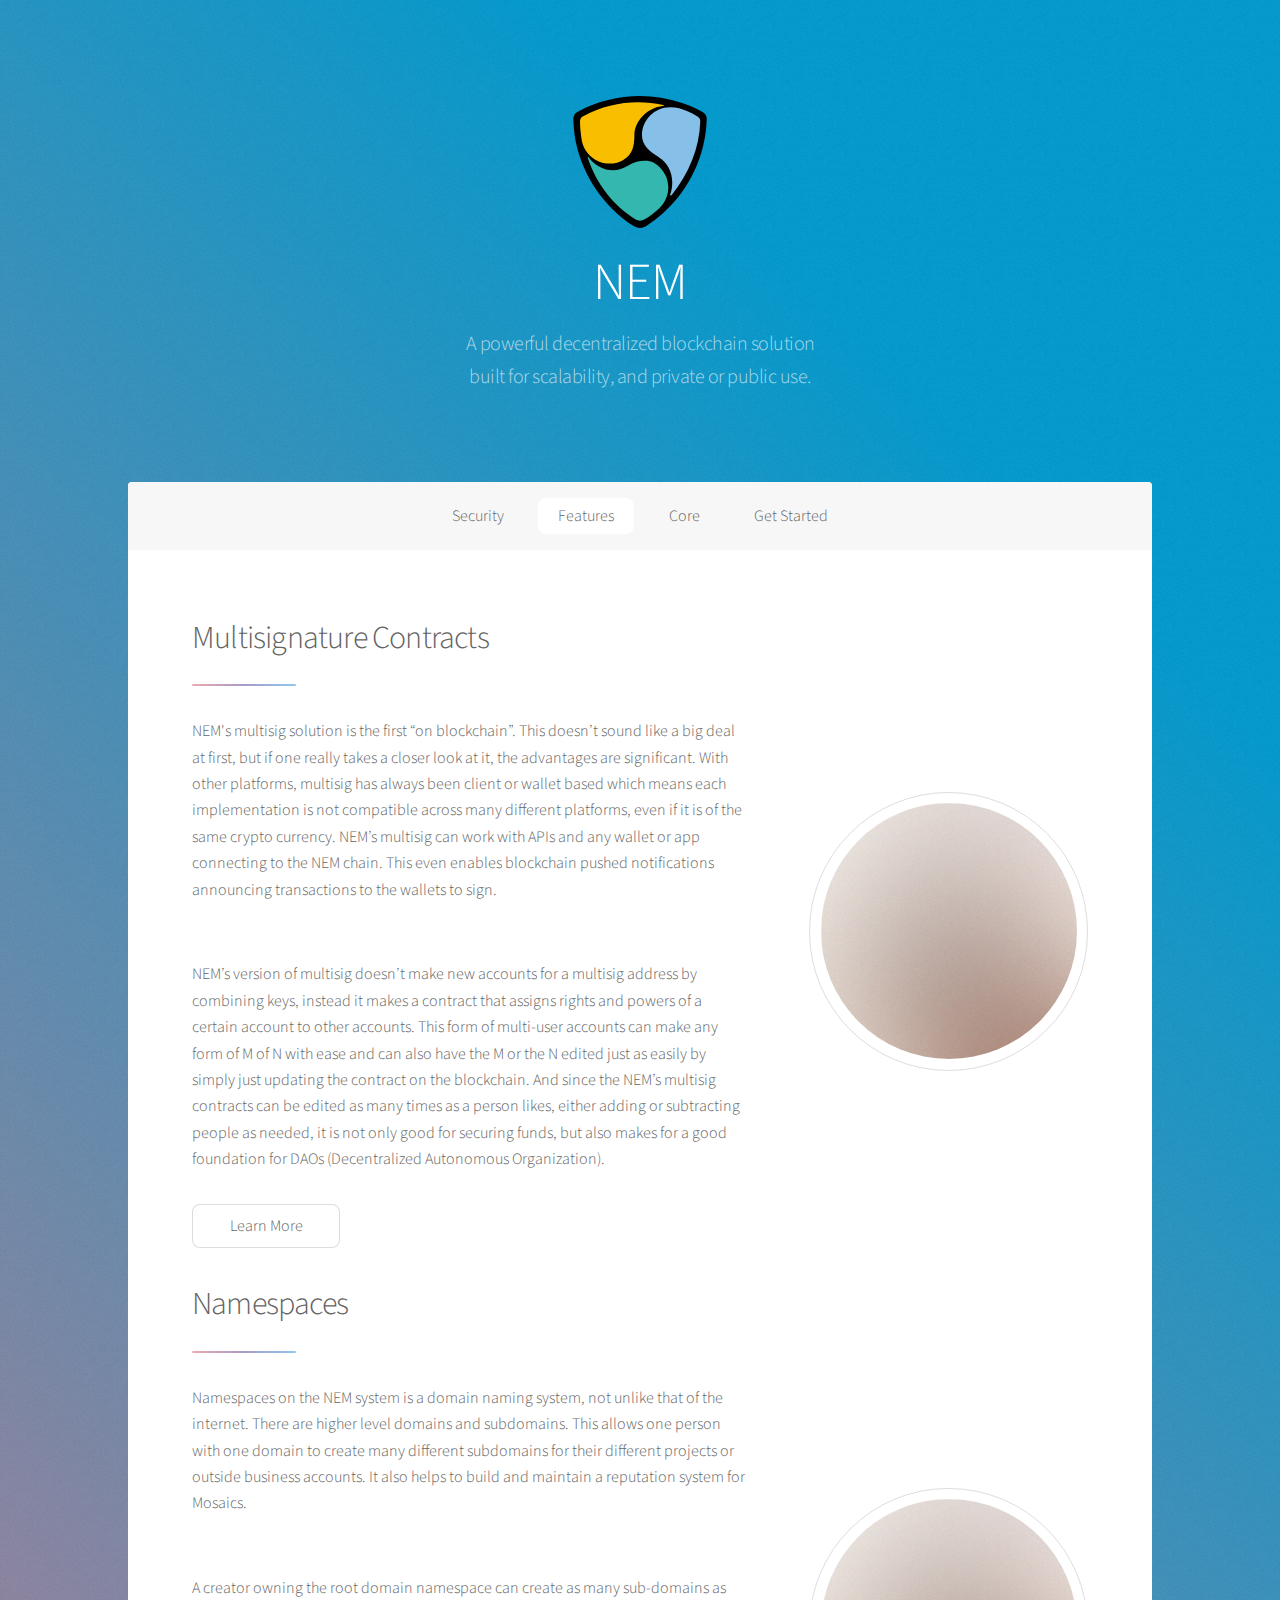
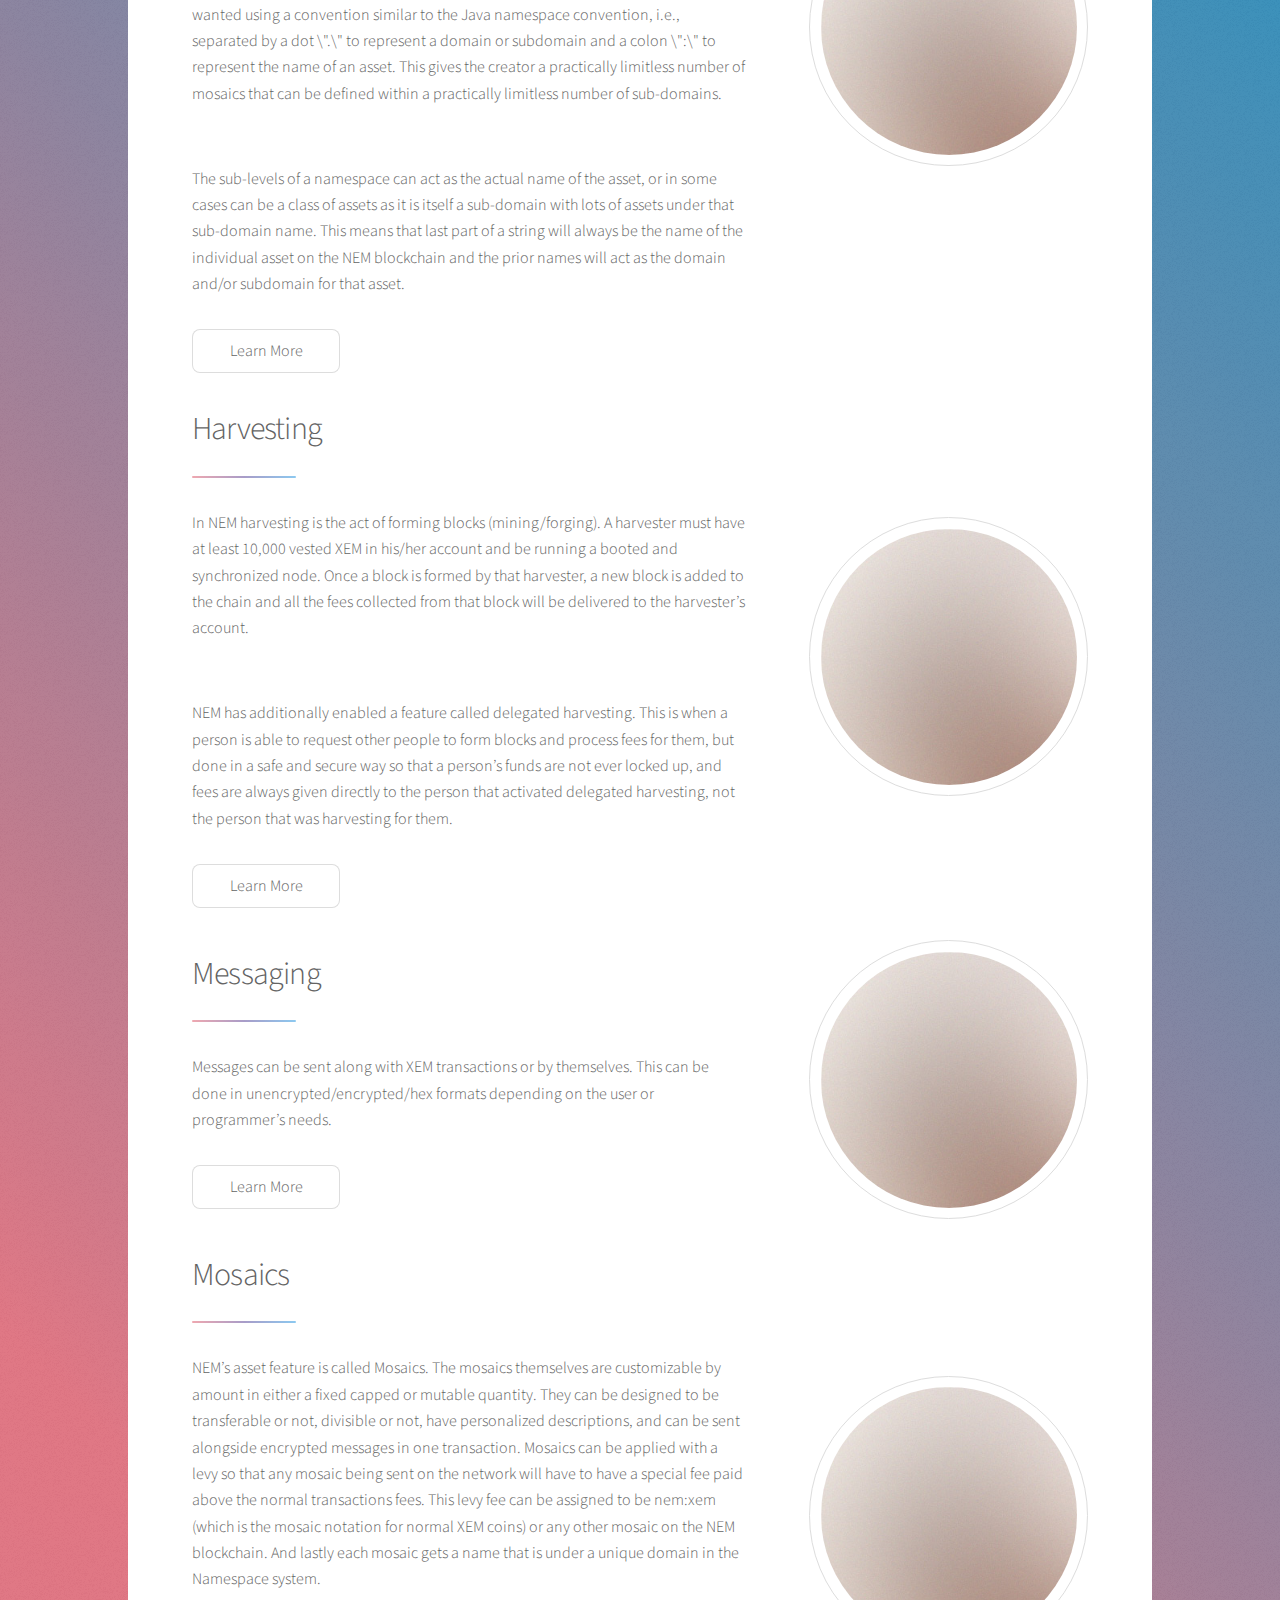
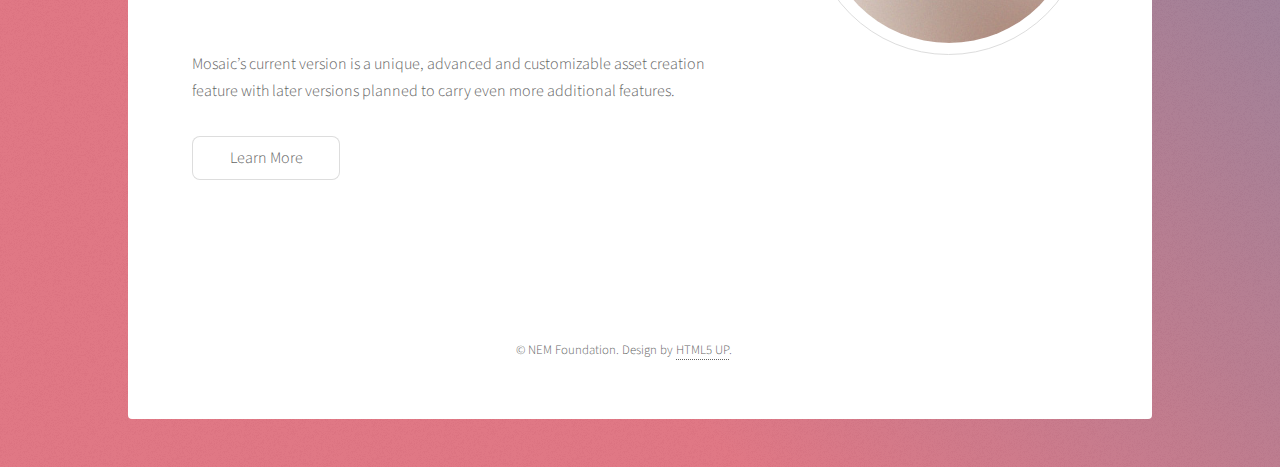
<file: features.html>
<!DOCTYPE HTML>
<!--
	Stellar by HTML5 UP
	html5up.net | @ajlkn
	Free for personal and commercial use under the CCA 3.0 license (html5up.net/license)
-->
<html>
	<head>
		<title>NEM</title>
		<meta charset="utf-8" />
		<meta name="viewport" content="width=device-width, initial-scale=1" />
		<!--[if lte IE 8]><script src="assets/js/ie/html5shiv.js"></script><![endif]-->
		<link rel="stylesheet" href="assets/css/main.css" />
		<!--[if lte IE 9]><link rel="stylesheet" href="assets/css/ie9.css" /><![endif]-->
		<!--[if lte IE 8]><link rel="stylesheet" href="assets/css/ie8.css" /><![endif]-->
	</head>
	<body>

		<!-- Wrapper -->
			<div id="wrapper">

				<!-- Header -->
					<header id="header" class="alt">
						<span class="logo"><img src="images/logo.svg" alt="" /></span>
						<h1>NEM</h1>
						<p>A powerful decentralized blockchain solution<br />
						built for scalability, and private or public use.</p>
					</header>

				<!-- Nav -->
					<nav id="nav">
						<ul>
							<li><a href="index.html">Security</a></li>
							<li><a href="features.html" class="active">Features</a></li>
							<li><a href="core.html">Core</a></li>
							<li><a href="getstarted.html">Get Started</a></li>
						</ul>
					</nav>

				<!-- Main -->
					<div id="main">

						<!-- Security -->
							<section id="intro" class="main">
								<div class="spotlight">
									<div class="content">
										<header class="major">
											<h2>Multisignature Contracts</h2>
										</header>
										<p>NEM's multisig solution is the first “on blockchain”. This doesn’t sound like a big deal at first, 
										but if one really takes a closer look at it, the advantages are significant. With other platforms, 
										multisig has always been client or wallet based which means each implementation is not compatible 
										across many different platforms, even if it is of the same crypto currency. NEM’s multisig can work with 
										APIs and any wallet or app connecting to the NEM chain. This even enables blockchain pushed notifications 
										announcing transactions to the wallets to sign. </p><p><br>
										NEM’s version of multisig doesn’t make new accounts for a multisig address by combining keys, instead it 
										makes a contract that assigns rights and powers of a certain account to other accounts. This form of 
										multi-user accounts can make any form of M of N with ease and can also have the M or the N edited just as 
										easily by simply just updating the contract on the blockchain. And since the NEM’s multisig contracts can 
										be edited as many times as a person likes, either adding or subtracting people as needed, it is not only 
										good for securing funds, but also makes for a good foundation for DAOs (Decentralized Autonomous Organization).</p>
										<ul class="actions">
											<li><a href="generic.html" class="button">Learn More</a></li>
										</ul>
									</div>
									<span class="image"><img src="images/pic01.jpg" alt="" /></span>
								</div>
																<div class="spotlight">
									<div class="content">
										<header class="major">
											<h2>Namespaces</h2>
										</header>
										<p>Namespaces on the NEM system is a domain naming system, not unlike that of the internet. There are higher 
										level domains and subdomains. This allows one person with one domain to create many different subdomains for 
										their different projects or outside business accounts. It also helps to build and maintain a reputation system for Mosaics.</p><br>
										<p>A creator owning the root domain namespace can create as many sub-domains as wanted using a convention similar to the Java 
										namespace convention, i.e., separated by a dot \".\" to represent a domain or subdomain and a colon \":\" to represent the name 
										of an asset. This gives the creator a practically limitless number of mosaics that can be defined within a practically limitless 
										number of sub-domains.</p><br>
										<p>The sub-levels of a namespace can act as the actual name of the asset, or in some cases can be a class of assets as it is 
										itself a sub-domain with lots of assets under that sub-domain name. This means that last part of a string will always be the 
										name of the individual asset on the NEM blockchain and the prior names will act as the domain and/or subdomain for that asset. </p>
										<ul class="actions">
											<li><a href="generic.html" class="button">Learn More</a></li>
										</ul>
									</div>
									<span class="image"><img src="images/pic01.jpg" alt="" /></span>
								</div>
																<div class="spotlight">
									<div class="content">
										<header class="major">
											<h2>Harvesting</h2>
										</header>
										<p>In NEM harvesting is the act of forming blocks (mining/forging). A harvester must have at least 10,000 vested XEM in his/her 
										account and be running a booted and synchronized node. Once a block is formed by that harvester, a new block is added to the chain 
										and all the fees collected from that block will be delivered to the harvester’s account.</p><br>
										<p>NEM has additionally enabled a feature called delegated harvesting. This is when a person is able to request other people to 
										form blocks and process fees for them, but done in a safe and secure way so that a person’s funds are not ever locked up, and fees 
										are always given directly to the person that activated delegated harvesting, not the person that was harvesting for them. </p>
										<ul class="actions">
											<li><a href="generic.html" class="button">Learn More</a></li>
										</ul>
									</div>
									<span class="image"><img src="images/pic01.jpg" alt="" /></span>
								</div>
																<div class="spotlight">
									<div class="content">
										<header class="major">
											<h2>Messaging</h2>
										</header>
										<p>Messages can be sent along with XEM transactions or by themselves. This can be done in unencrypted/encrypted/hex formats depending 
										on the user or programmer’s needs.</p>
										<ul class="actions">
											<li><a href="generic.html" class="button">Learn More</a></li>
										</ul>
									</div>
									<span class="image"><img src="images/pic01.jpg" alt="" /></span>
								</div>
																<div class="spotlight">
									<div class="content">
										<header class="major">
											<h2>Mosaics</h2>
										</header>
										<p>NEM’s asset feature is called Mosaics. The mosaics themselves are customizable by amount in either a fixed capped or mutable quantity. 
										They can be designed to be transferable or not, divisible or not, have personalized descriptions, and can be sent alongside encrypted 
										messages in one transaction. Mosaics can be applied with a levy so that any mosaic being sent on the network will have to have a special 
										fee paid above the normal transactions fees. This levy fee can be assigned to be nem:xem (which is the mosaic notation for normal XEM coins) 
										or any other mosaic on the NEM blockchain. And lastly each mosaic gets a name that is under a unique domain in the Namespace system.</p><br>
										<p>Mosaic’s current version is a unique, advanced and customizable asset creation feature with later versions planned to carry even more 
										additional features. </p>
										<ul class="actions">
											<li><a href="generic.html" class="button">Learn More</a></li>
										</ul>
									</div>
									<span class="image"><img src="images/pic01.jpg" alt="" /></span>
								</div>
							</section>
							
					<!-- Footer -->
					<footer id="footer">
						<p class="copyright">&copy; NEM Foundation. Design by <a href="https://html5up.net">HTML5 UP</a>.</p>
					</footer>

			</div>

		<!-- Scripts -->
			<script src="assets/js/jquery.min.js"></script>
			<script src="assets/js/jquery.scrollex.min.js"></script>
			<script src="assets/js/jquery.scrolly.min.js"></script>
			<script src="assets/js/skel.min.js"></script>
			<script src="assets/js/util.js"></script>
			<!--[if lte IE 8]><script src="assets/js/ie/respond.min.js"></script><![endif]-->
			<script src="assets/js/main.js"></script>

	</body>
</html>
</file>
<file: assets/css/ie9.css>
/*
	Stellar by HTML5 UP
	html5up.net | @ajlkn
	Free for personal and commercial use under the CCA 3.0 license (html5up.net/license)
*/

/* Spotlight */

	.spotlight:after {
		content: '';
		display: block;
		clear: both;
	}

	.spotlight .content {
		float: left;
		width: 60%;
	}

	.spotlight .image {
		float: left;
	}

/* Features */

	.features:after {
		content: '';
		display: block;
		clear: both;
	}

	.features li {
		float: left;
	}

/* Statistics */

	.statistics {
		display: inline-block;
		width: auto;
	}

		.statistics:after {
			content: '';
			display: block;
			clear: both;
		}

		.statistics li {
			float: left;
			padding: 1.5em 2.5em;
		}

/* Footer */

	#footer > * {
		float: left;
	}

	#footer .copyright {
		clear: both;
	}
</file>
<file: assets/css/ie8.css>
/*
	Stellar by HTML5 UP
	html5up.net | @ajlkn
	Free for personal and commercial use under the CCA 3.0 license (html5up.net/license)
*/

/* Type */

	body {
		color: #ffffff;
	}

/* Button */

	.button {
		position: relative;
		border: solid 1px !important;
	}

		.button.special {
			border: none !important;
		}

/* Icon */

	.icon.major {
		-ms-behavior: url("assets/js/ie/PIE.htc");
	}

		.icon.major:before {
			font-size: 4em;
			border: 0;
		}

/* Spotlight */

	.spotlight .image {
		position: relative;
		-ms-behavior: url("assets/js/ie/PIE.htc");
	}

		.spotlight .image img {
			position: relative;
			-ms-behavior: url("assets/js/ie/PIE.htc");
		}

/* Features */

	.features li {
		width: 29%;
	}

/* Footer */

	#footer > * {
		width: 50%;
		margin-left: 0;
	}

/* Main */

	#main > .main > .image.main:first-child {
		margin-top: 0;
		margin-left: 0;
		width: 100%;
	}
</file>
<file: assets/css/main.css>
@import url(font-awesome.min.css);
@import "https://fonts.googleapis.com/css?family=Source+Sans+Pro:300,400";

/*
	Stellar by HTML5 UP
	html5up.net | @ajlkn
	Free for personal and commercial use under the CCA 3.0 license (html5up.net/license)
*/

/* Reset */

	html, body, div, span, applet, object, iframe, h1, h2, h3, h4, h5, h6, p, blockquote, pre, a, abbr, acronym, address, big, cite, code, del, dfn, em, img, ins, kbd, q, s, samp, small, strike, strong, sub, sup, tt, var, b, u, i, center, dl, dt, dd, ol, ul, li, fieldset, form, label, legend, table, caption, tbody, tfoot, thead, tr, th, td, article, aside, canvas, details, embed, figure, figcaption, footer, header, hgroup, menu, nav, output, ruby, section, summary, time, mark, audio, video {
		margin: 0;
		padding: 0;
		border: 0;
		font-size: 100%;
		font: inherit;
		vertical-align: baseline;
	}

	article, aside, details, figcaption, figure, footer, header, hgroup, menu, nav, section {
		display: block;
	}

	body {
		line-height: 1;
	}

	ol, ul {
		list-style: none;
	}

	blockquote, q {
		quotes: none;
	}

	blockquote:before, blockquote:after, q:before, q:after {
		content: '';
		content: none;
	}

	table {
		border-collapse: collapse;
		border-spacing: 0;
	}

	body {
		-webkit-text-size-adjust: none;
	}

/* Box Model */

	*, *:before, *:after {
		-moz-box-sizing: border-box;
		-webkit-box-sizing: border-box;
		box-sizing: border-box;
	}

/* Grid */

	.row {
		border-bottom: solid 1px transparent;
		-moz-box-sizing: border-box;
		-webkit-box-sizing: border-box;
		box-sizing: border-box;
	}

	.row > * {
		float: left;
		-moz-box-sizing: border-box;
		-webkit-box-sizing: border-box;
		box-sizing: border-box;
	}

	.row:after, .row:before {
		content: '';
		display: block;
		clear: both;
		height: 0;
	}

	.row.uniform > * > :first-child {
		margin-top: 0;
	}

	.row.uniform > * > :last-child {
		margin-bottom: 0;
	}

	.row.\30 \25 > * {
		padding: 0 0 0 0em;
	}

	.row.\30 \25 {
		margin: 0 0 -1px 0em;
	}

	.row.uniform.\30 \25 > * {
		padding: 0em 0 0 0em;
	}

	.row.uniform.\30 \25 {
		margin: 0em 0 -1px 0em;
	}

	.row > * {
		padding: 0 0 0 1.5em;
	}

	.row {
		margin: 0 0 -1px -1.5em;
	}

	.row.uniform > * {
		padding: 1.5em 0 0 1.5em;
	}

	.row.uniform {
		margin: -1.5em 0 -1px -1.5em;
	}

	.row.\32 00\25 > * {
		padding: 0 0 0 3em;
	}

	.row.\32 00\25 {
		margin: 0 0 -1px -3em;
	}

	.row.uniform.\32 00\25 > * {
		padding: 3em 0 0 3em;
	}

	.row.uniform.\32 00\25 {
		margin: -3em 0 -1px -3em;
	}

	.row.\31 50\25 > * {
		padding: 0 0 0 2.25em;
	}

	.row.\31 50\25 {
		margin: 0 0 -1px -2.25em;
	}

	.row.uniform.\31 50\25 > * {
		padding: 2.25em 0 0 2.25em;
	}

	.row.uniform.\31 50\25 {
		margin: -2.25em 0 -1px -2.25em;
	}

	.row.\35 0\25 > * {
		padding: 0 0 0 0.75em;
	}

	.row.\35 0\25 {
		margin: 0 0 -1px -0.75em;
	}

	.row.uniform.\35 0\25 > * {
		padding: 0.75em 0 0 0.75em;
	}

	.row.uniform.\35 0\25 {
		margin: -0.75em 0 -1px -0.75em;
	}

	.row.\32 5\25 > * {
		padding: 0 0 0 0.375em;
	}

	.row.\32 5\25 {
		margin: 0 0 -1px -0.375em;
	}

	.row.uniform.\32 5\25 > * {
		padding: 0.375em 0 0 0.375em;
	}

	.row.uniform.\32 5\25 {
		margin: -0.375em 0 -1px -0.375em;
	}

	.\31 2u, .\31 2u\24 {
		width: 100%;
		clear: none;
		margin-left: 0;
	}

	.\31 1u, .\31 1u\24 {
		width: 91.6666666667%;
		clear: none;
		margin-left: 0;
	}

	.\31 0u, .\31 0u\24 {
		width: 83.3333333333%;
		clear: none;
		margin-left: 0;
	}

	.\39 u, .\39 u\24 {
		width: 75%;
		clear: none;
		margin-left: 0;
	}

	.\38 u, .\38 u\24 {
		width: 66.6666666667%;
		clear: none;
		margin-left: 0;
	}

	.\37 u, .\37 u\24 {
		width: 58.3333333333%;
		clear: none;
		margin-left: 0;
	}

	.\36 u, .\36 u\24 {
		width: 50%;
		clear: none;
		margin-left: 0;
	}

	.\35 u, .\35 u\24 {
		width: 41.6666666667%;
		clear: none;
		margin-left: 0;
	}

	.\34 u, .\34 u\24 {
		width: 33.3333333333%;
		clear: none;
		margin-left: 0;
	}

	.\33 u, .\33 u\24 {
		width: 25%;
		clear: none;
		margin-left: 0;
	}

	.\32 u, .\32 u\24 {
		width: 16.6666666667%;
		clear: none;
		margin-left: 0;
	}

	.\31 u, .\31 u\24 {
		width: 8.3333333333%;
		clear: none;
		margin-left: 0;
	}

	.\31 2u\24 + *,
	.\31 1u\24 + *,
	.\31 0u\24 + *,
	.\39 u\24 + *,
	.\38 u\24 + *,
	.\37 u\24 + *,
	.\36 u\24 + *,
	.\35 u\24 + *,
	.\34 u\24 + *,
	.\33 u\24 + *,
	.\32 u\24 + *,
	.\31 u\24 + * {
		clear: left;
	}

	.\-11u {
		margin-left: 91.66667%;
	}

	.\-10u {
		margin-left: 83.33333%;
	}

	.\-9u {
		margin-left: 75%;
	}

	.\-8u {
		margin-left: 66.66667%;
	}

	.\-7u {
		margin-left: 58.33333%;
	}

	.\-6u {
		margin-left: 50%;
	}

	.\-5u {
		margin-left: 41.66667%;
	}

	.\-4u {
		margin-left: 33.33333%;
	}

	.\-3u {
		margin-left: 25%;
	}

	.\-2u {
		margin-left: 16.66667%;
	}

	.\-1u {
		margin-left: 8.33333%;
	}

	@media screen and (max-width: 1680px) {

		.row > * {
			padding: 0 0 0 1.5em;
		}

		.row {
			margin: 0 0 -1px -1.5em;
		}

		.row.uniform > * {
			padding: 1.5em 0 0 1.5em;
		}

		.row.uniform {
			margin: -1.5em 0 -1px -1.5em;
		}

		.row.\32 00\25 > * {
			padding: 0 0 0 3em;
		}

		.row.\32 00\25 {
			margin: 0 0 -1px -3em;
		}

		.row.uniform.\32 00\25 > * {
			padding: 3em 0 0 3em;
		}

		.row.uniform.\32 00\25 {
			margin: -3em 0 -1px -3em;
		}

		.row.\31 50\25 > * {
			padding: 0 0 0 2.25em;
		}

		.row.\31 50\25 {
			margin: 0 0 -1px -2.25em;
		}

		.row.uniform.\31 50\25 > * {
			padding: 2.25em 0 0 2.25em;
		}

		.row.uniform.\31 50\25 {
			margin: -2.25em 0 -1px -2.25em;
		}

		.row.\35 0\25 > * {
			padding: 0 0 0 0.75em;
		}

		.row.\35 0\25 {
			margin: 0 0 -1px -0.75em;
		}

		.row.uniform.\35 0\25 > * {
			padding: 0.75em 0 0 0.75em;
		}

		.row.uniform.\35 0\25 {
			margin: -0.75em 0 -1px -0.75em;
		}

		.row.\32 5\25 > * {
			padding: 0 0 0 0.375em;
		}

		.row.\32 5\25 {
			margin: 0 0 -1px -0.375em;
		}

		.row.uniform.\32 5\25 > * {
			padding: 0.375em 0 0 0.375em;
		}

		.row.uniform.\32 5\25 {
			margin: -0.375em 0 -1px -0.375em;
		}

		.\31 2u\28xlarge\29, .\31 2u\24\28xlarge\29 {
			width: 100%;
			clear: none;
			margin-left: 0;
		}

		.\31 1u\28xlarge\29, .\31 1u\24\28xlarge\29 {
			width: 91.6666666667%;
			clear: none;
			margin-left: 0;
		}

		.\31 0u\28xlarge\29, .\31 0u\24\28xlarge\29 {
			width: 83.3333333333%;
			clear: none;
			margin-left: 0;
		}

		.\39 u\28xlarge\29, .\39 u\24\28xlarge\29 {
			width: 75%;
			clear: none;
			margin-left: 0;
		}

		.\38 u\28xlarge\29, .\38 u\24\28xlarge\29 {
			width: 66.6666666667%;
			clear: none;
			margin-left: 0;
		}

		.\37 u\28xlarge\29, .\37 u\24\28xlarge\29 {
			width: 58.3333333333%;
			clear: none;
			margin-left: 0;
		}

		.\36 u\28xlarge\29, .\36 u\24\28xlarge\29 {
			width: 50%;
			clear: none;
			margin-left: 0;
		}

		.\35 u\28xlarge\29, .\35 u\24\28xlarge\29 {
			width: 41.6666666667%;
			clear: none;
			margin-left: 0;
		}

		.\34 u\28xlarge\29, .\34 u\24\28xlarge\29 {
			width: 33.3333333333%;
			clear: none;
			margin-left: 0;
		}

		.\33 u\28xlarge\29, .\33 u\24\28xlarge\29 {
			width: 25%;
			clear: none;
			margin-left: 0;
		}

		.\32 u\28xlarge\29, .\32 u\24\28xlarge\29 {
			width: 16.6666666667%;
			clear: none;
			margin-left: 0;
		}

		.\31 u\28xlarge\29, .\31 u\24\28xlarge\29 {
			width: 8.3333333333%;
			clear: none;
			margin-left: 0;
		}

		.\31 2u\24\28xlarge\29 + *,
		.\31 1u\24\28xlarge\29 + *,
		.\31 0u\24\28xlarge\29 + *,
		.\39 u\24\28xlarge\29 + *,
		.\38 u\24\28xlarge\29 + *,
		.\37 u\24\28xlarge\29 + *,
		.\36 u\24\28xlarge\29 + *,
		.\35 u\24\28xlarge\29 + *,
		.\34 u\24\28xlarge\29 + *,
		.\33 u\24\28xlarge\29 + *,
		.\32 u\24\28xlarge\29 + *,
		.\31 u\24\28xlarge\29 + * {
			clear: left;
		}

		.\-11u\28xlarge\29 {
			margin-left: 91.66667%;
		}

		.\-10u\28xlarge\29 {
			margin-left: 83.33333%;
		}

		.\-9u\28xlarge\29 {
			margin-left: 75%;
		}

		.\-8u\28xlarge\29 {
			margin-left: 66.66667%;
		}

		.\-7u\28xlarge\29 {
			margin-left: 58.33333%;
		}

		.\-6u\28xlarge\29 {
			margin-left: 50%;
		}

		.\-5u\28xlarge\29 {
			margin-left: 41.66667%;
		}

		.\-4u\28xlarge\29 {
			margin-left: 33.33333%;
		}

		.\-3u\28xlarge\29 {
			margin-left: 25%;
		}

		.\-2u\28xlarge\29 {
			margin-left: 16.66667%;
		}

		.\-1u\28xlarge\29 {
			margin-left: 8.33333%;
		}

	}

	@media screen and (max-width: 1280px) {

		.row > * {
			padding: 0 0 0 1.5em;
		}

		.row {
			margin: 0 0 -1px -1.5em;
		}

		.row.uniform > * {
			padding: 1.5em 0 0 1.5em;
		}

		.row.uniform {
			margin: -1.5em 0 -1px -1.5em;
		}

		.row.\32 00\25 > * {
			padding: 0 0 0 3em;
		}

		.row.\32 00\25 {
			margin: 0 0 -1px -3em;
		}

		.row.uniform.\32 00\25 > * {
			padding: 3em 0 0 3em;
		}

		.row.uniform.\32 00\25 {
			margin: -3em 0 -1px -3em;
		}

		.row.\31 50\25 > * {
			padding: 0 0 0 2.25em;
		}

		.row.\31 50\25 {
			margin: 0 0 -1px -2.25em;
		}

		.row.uniform.\31 50\25 > * {
			padding: 2.25em 0 0 2.25em;
		}

		.row.uniform.\31 50\25 {
			margin: -2.25em 0 -1px -2.25em;
		}

		.row.\35 0\25 > * {
			padding: 0 0 0 0.75em;
		}

		.row.\35 0\25 {
			margin: 0 0 -1px -0.75em;
		}

		.row.uniform.\35 0\25 > * {
			padding: 0.75em 0 0 0.75em;
		}

		.row.uniform.\35 0\25 {
			margin: -0.75em 0 -1px -0.75em;
		}

		.row.\32 5\25 > * {
			padding: 0 0 0 0.375em;
		}

		.row.\32 5\25 {
			margin: 0 0 -1px -0.375em;
		}

		.row.uniform.\32 5\25 > * {
			padding: 0.375em 0 0 0.375em;
		}

		.row.uniform.\32 5\25 {
			margin: -0.375em 0 -1px -0.375em;
		}

		.\31 2u\28large\29, .\31 2u\24\28large\29 {
			width: 100%;
			clear: none;
			margin-left: 0;
		}

		.\31 1u\28large\29, .\31 1u\24\28large\29 {
			width: 91.6666666667%;
			clear: none;
			margin-left: 0;
		}

		.\31 0u\28large\29, .\31 0u\24\28large\29 {
			width: 83.3333333333%;
			clear: none;
			margin-left: 0;
		}

		.\39 u\28large\29, .\39 u\24\28large\29 {
			width: 75%;
			clear: none;
			margin-left: 0;
		}

		.\38 u\28large\29, .\38 u\24\28large\29 {
			width: 66.6666666667%;
			clear: none;
			margin-left: 0;
		}

		.\37 u\28large\29, .\37 u\24\28large\29 {
			width: 58.3333333333%;
			clear: none;
			margin-left: 0;
		}

		.\36 u\28large\29, .\36 u\24\28large\29 {
			width: 50%;
			clear: none;
			margin-left: 0;
		}

		.\35 u\28large\29, .\35 u\24\28large\29 {
			width: 41.6666666667%;
			clear: none;
			margin-left: 0;
		}

		.\34 u\28large\29, .\34 u\24\28large\29 {
			width: 33.3333333333%;
			clear: none;
			margin-left: 0;
		}

		.\33 u\28large\29, .\33 u\24\28large\29 {
			width: 25%;
			clear: none;
			margin-left: 0;
		}

		.\32 u\28large\29, .\32 u\24\28large\29 {
			width: 16.6666666667%;
			clear: none;
			margin-left: 0;
		}

		.\31 u\28large\29, .\31 u\24\28large\29 {
			width: 8.3333333333%;
			clear: none;
			margin-left: 0;
		}

		.\31 2u\24\28large\29 + *,
		.\31 1u\24\28large\29 + *,
		.\31 0u\24\28large\29 + *,
		.\39 u\24\28large\29 + *,
		.\38 u\24\28large\29 + *,
		.\37 u\24\28large\29 + *,
		.\36 u\24\28large\29 + *,
		.\35 u\24\28large\29 + *,
		.\34 u\24\28large\29 + *,
		.\33 u\24\28large\29 + *,
		.\32 u\24\28large\29 + *,
		.\31 u\24\28large\29 + * {
			clear: left;
		}

		.\-11u\28large\29 {
			margin-left: 91.66667%;
		}

		.\-10u\28large\29 {
			margin-left: 83.33333%;
		}

		.\-9u\28large\29 {
			margin-left: 75%;
		}

		.\-8u\28large\29 {
			margin-left: 66.66667%;
		}

		.\-7u\28large\29 {
			margin-left: 58.33333%;
		}

		.\-6u\28large\29 {
			margin-left: 50%;
		}

		.\-5u\28large\29 {
			margin-left: 41.66667%;
		}

		.\-4u\28large\29 {
			margin-left: 33.33333%;
		}

		.\-3u\28large\29 {
			margin-left: 25%;
		}

		.\-2u\28large\29 {
			margin-left: 16.66667%;
		}

		.\-1u\28large\29 {
			margin-left: 8.33333%;
		}

	}

	@media screen and (max-width: 980px) {

		.row > * {
			padding: 0 0 0 1.5em;
		}

		.row {
			margin: 0 0 -1px -1.5em;
		}

		.row.uniform > * {
			padding: 1.5em 0 0 1.5em;
		}

		.row.uniform {
			margin: -1.5em 0 -1px -1.5em;
		}

		.row.\32 00\25 > * {
			padding: 0 0 0 3em;
		}

		.row.\32 00\25 {
			margin: 0 0 -1px -3em;
		}

		.row.uniform.\32 00\25 > * {
			padding: 3em 0 0 3em;
		}

		.row.uniform.\32 00\25 {
			margin: -3em 0 -1px -3em;
		}

		.row.\31 50\25 > * {
			padding: 0 0 0 2.25em;
		}

		.row.\31 50\25 {
			margin: 0 0 -1px -2.25em;
		}

		.row.uniform.\31 50\25 > * {
			padding: 2.25em 0 0 2.25em;
		}

		.row.uniform.\31 50\25 {
			margin: -2.25em 0 -1px -2.25em;
		}

		.row.\35 0\25 > * {
			padding: 0 0 0 0.75em;
		}

		.row.\35 0\25 {
			margin: 0 0 -1px -0.75em;
		}

		.row.uniform.\35 0\25 > * {
			padding: 0.75em 0 0 0.75em;
		}

		.row.uniform.\35 0\25 {
			margin: -0.75em 0 -1px -0.75em;
		}

		.row.\32 5\25 > * {
			padding: 0 0 0 0.375em;
		}

		.row.\32 5\25 {
			margin: 0 0 -1px -0.375em;
		}

		.row.uniform.\32 5\25 > * {
			padding: 0.375em 0 0 0.375em;
		}

		.row.uniform.\32 5\25 {
			margin: -0.375em 0 -1px -0.375em;
		}

		.\31 2u\28medium\29, .\31 2u\24\28medium\29 {
			width: 100%;
			clear: none;
			margin-left: 0;
		}

		.\31 1u\28medium\29, .\31 1u\24\28medium\29 {
			width: 91.6666666667%;
			clear: none;
			margin-left: 0;
		}

		.\31 0u\28medium\29, .\31 0u\24\28medium\29 {
			width: 83.3333333333%;
			clear: none;
			margin-left: 0;
		}

		.\39 u\28medium\29, .\39 u\24\28medium\29 {
			width: 75%;
			clear: none;
			margin-left: 0;
		}

		.\38 u\28medium\29, .\38 u\24\28medium\29 {
			width: 66.6666666667%;
			clear: none;
			margin-left: 0;
		}

		.\37 u\28medium\29, .\37 u\24\28medium\29 {
			width: 58.3333333333%;
			clear: none;
			margin-left: 0;
		}

		.\36 u\28medium\29, .\36 u\24\28medium\29 {
			width: 50%;
			clear: none;
			margin-left: 0;
		}

		.\35 u\28medium\29, .\35 u\24\28medium\29 {
			width: 41.6666666667%;
			clear: none;
			margin-left: 0;
		}

		.\34 u\28medium\29, .\34 u\24\28medium\29 {
			width: 33.3333333333%;
			clear: none;
			margin-left: 0;
		}

		.\33 u\28medium\29, .\33 u\24\28medium\29 {
			width: 25%;
			clear: none;
			margin-left: 0;
		}

		.\32 u\28medium\29, .\32 u\24\28medium\29 {
			width: 16.6666666667%;
			clear: none;
			margin-left: 0;
		}

		.\31 u\28medium\29, .\31 u\24\28medium\29 {
			width: 8.3333333333%;
			clear: none;
			margin-left: 0;
		}

		.\31 2u\24\28medium\29 + *,
		.\31 1u\24\28medium\29 + *,
		.\31 0u\24\28medium\29 + *,
		.\39 u\24\28medium\29 + *,
		.\38 u\24\28medium\29 + *,
		.\37 u\24\28medium\29 + *,
		.\36 u\24\28medium\29 + *,
		.\35 u\24\28medium\29 + *,
		.\34 u\24\28medium\29 + *,
		.\33 u\24\28medium\29 + *,
		.\32 u\24\28medium\29 + *,
		.\31 u\24\28medium\29 + * {
			clear: left;
		}

		.\-11u\28medium\29 {
			margin-left: 91.66667%;
		}

		.\-10u\28medium\29 {
			margin-left: 83.33333%;
		}

		.\-9u\28medium\29 {
			margin-left: 75%;
		}

		.\-8u\28medium\29 {
			margin-left: 66.66667%;
		}

		.\-7u\28medium\29 {
			margin-left: 58.33333%;
		}

		.\-6u\28medium\29 {
			margin-left: 50%;
		}

		.\-5u\28medium\29 {
			margin-left: 41.66667%;
		}

		.\-4u\28medium\29 {
			margin-left: 33.33333%;
		}

		.\-3u\28medium\29 {
			margin-left: 25%;
		}

		.\-2u\28medium\29 {
			margin-left: 16.66667%;
		}

		.\-1u\28medium\29 {
			margin-left: 8.33333%;
		}

	}

	@media screen and (max-width: 736px) {

		.row > * {
			padding: 0 0 0 1em;
		}

		.row {
			margin: 0 0 -1px -1em;
		}

		.row.uniform > * {
			padding: 1em 0 0 1em;
		}

		.row.uniform {
			margin: -1em 0 -1px -1em;
		}

		.row.\32 00\25 > * {
			padding: 0 0 0 2em;
		}

		.row.\32 00\25 {
			margin: 0 0 -1px -2em;
		}

		.row.uniform.\32 00\25 > * {
			padding: 2em 0 0 2em;
		}

		.row.uniform.\32 00\25 {
			margin: -2em 0 -1px -2em;
		}

		.row.\31 50\25 > * {
			padding: 0 0 0 1.5em;
		}

		.row.\31 50\25 {
			margin: 0 0 -1px -1.5em;
		}

		.row.uniform.\31 50\25 > * {
			padding: 1.5em 0 0 1.5em;
		}

		.row.uniform.\31 50\25 {
			margin: -1.5em 0 -1px -1.5em;
		}

		.row.\35 0\25 > * {
			padding: 0 0 0 0.5em;
		}

		.row.\35 0\25 {
			margin: 0 0 -1px -0.5em;
		}

		.row.uniform.\35 0\25 > * {
			padding: 0.5em 0 0 0.5em;
		}

		.row.uniform.\35 0\25 {
			margin: -0.5em 0 -1px -0.5em;
		}

		.row.\32 5\25 > * {
			padding: 0 0 0 0.25em;
		}

		.row.\32 5\25 {
			margin: 0 0 -1px -0.25em;
		}

		.row.uniform.\32 5\25 > * {
			padding: 0.25em 0 0 0.25em;
		}

		.row.uniform.\32 5\25 {
			margin: -0.25em 0 -1px -0.25em;
		}

		.\31 2u\28small\29, .\31 2u\24\28small\29 {
			width: 100%;
			clear: none;
			margin-left: 0;
		}

		.\31 1u\28small\29, .\31 1u\24\28small\29 {
			width: 91.6666666667%;
			clear: none;
			margin-left: 0;
		}

		.\31 0u\28small\29, .\31 0u\24\28small\29 {
			width: 83.3333333333%;
			clear: none;
			margin-left: 0;
		}

		.\39 u\28small\29, .\39 u\24\28small\29 {
			width: 75%;
			clear: none;
			margin-left: 0;
		}

		.\38 u\28small\29, .\38 u\24\28small\29 {
			width: 66.6666666667%;
			clear: none;
			margin-left: 0;
		}

		.\37 u\28small\29, .\37 u\24\28small\29 {
			width: 58.3333333333%;
			clear: none;
			margin-left: 0;
		}

		.\36 u\28small\29, .\36 u\24\28small\29 {
			width: 50%;
			clear: none;
			margin-left: 0;
		}

		.\35 u\28small\29, .\35 u\24\28small\29 {
			width: 41.6666666667%;
			clear: none;
			margin-left: 0;
		}

		.\34 u\28small\29, .\34 u\24\28small\29 {
			width: 33.3333333333%;
			clear: none;
			margin-left: 0;
		}

		.\33 u\28small\29, .\33 u\24\28small\29 {
			width: 25%;
			clear: none;
			margin-left: 0;
		}

		.\32 u\28small\29, .\32 u\24\28small\29 {
			width: 16.6666666667%;
			clear: none;
			margin-left: 0;
		}

		.\31 u\28small\29, .\31 u\24\28small\29 {
			width: 8.3333333333%;
			clear: none;
			margin-left: 0;
		}

		.\31 2u\24\28small\29 + *,
		.\31 1u\24\28small\29 + *,
		.\31 0u\24\28small\29 + *,
		.\39 u\24\28small\29 + *,
		.\38 u\24\28small\29 + *,
		.\37 u\24\28small\29 + *,
		.\36 u\24\28small\29 + *,
		.\35 u\24\28small\29 + *,
		.\34 u\24\28small\29 + *,
		.\33 u\24\28small\29 + *,
		.\32 u\24\28small\29 + *,
		.\31 u\24\28small\29 + * {
			clear: left;
		}

		.\-11u\28small\29 {
			margin-left: 91.66667%;
		}

		.\-10u\28small\29 {
			margin-left: 83.33333%;
		}

		.\-9u\28small\29 {
			margin-left: 75%;
		}

		.\-8u\28small\29 {
			margin-left: 66.66667%;
		}

		.\-7u\28small\29 {
			margin-left: 58.33333%;
		}

		.\-6u\28small\29 {
			margin-left: 50%;
		}

		.\-5u\28small\29 {
			margin-left: 41.66667%;
		}

		.\-4u\28small\29 {
			margin-left: 33.33333%;
		}

		.\-3u\28small\29 {
			margin-left: 25%;
		}

		.\-2u\28small\29 {
			margin-left: 16.66667%;
		}

		.\-1u\28small\29 {
			margin-left: 8.33333%;
		}

	}

	@media screen and (max-width: 480px) {

		.row > * {
			padding: 0 0 0 1em;
		}

		.row {
			margin: 0 0 -1px -1em;
		}

		.row.uniform > * {
			padding: 1em 0 0 1em;
		}

		.row.uniform {
			margin: -1em 0 -1px -1em;
		}

		.row.\32 00\25 > * {
			padding: 0 0 0 2em;
		}

		.row.\32 00\25 {
			margin: 0 0 -1px -2em;
		}

		.row.uniform.\32 00\25 > * {
			padding: 2em 0 0 2em;
		}

		.row.uniform.\32 00\25 {
			margin: -2em 0 -1px -2em;
		}

		.row.\31 50\25 > * {
			padding: 0 0 0 1.5em;
		}

		.row.\31 50\25 {
			margin: 0 0 -1px -1.5em;
		}

		.row.uniform.\31 50\25 > * {
			padding: 1.5em 0 0 1.5em;
		}

		.row.uniform.\31 50\25 {
			margin: -1.5em 0 -1px -1.5em;
		}

		.row.\35 0\25 > * {
			padding: 0 0 0 0.5em;
		}

		.row.\35 0\25 {
			margin: 0 0 -1px -0.5em;
		}

		.row.uniform.\35 0\25 > * {
			padding: 0.5em 0 0 0.5em;
		}

		.row.uniform.\35 0\25 {
			margin: -0.5em 0 -1px -0.5em;
		}

		.row.\32 5\25 > * {
			padding: 0 0 0 0.25em;
		}

		.row.\32 5\25 {
			margin: 0 0 -1px -0.25em;
		}

		.row.uniform.\32 5\25 > * {
			padding: 0.25em 0 0 0.25em;
		}

		.row.uniform.\32 5\25 {
			margin: -0.25em 0 -1px -0.25em;
		}

		.\31 2u\28xsmall\29, .\31 2u\24\28xsmall\29 {
			width: 100%;
			clear: none;
			margin-left: 0;
		}

		.\31 1u\28xsmall\29, .\31 1u\24\28xsmall\29 {
			width: 91.6666666667%;
			clear: none;
			margin-left: 0;
		}

		.\31 0u\28xsmall\29, .\31 0u\24\28xsmall\29 {
			width: 83.3333333333%;
			clear: none;
			margin-left: 0;
		}

		.\39 u\28xsmall\29, .\39 u\24\28xsmall\29 {
			width: 75%;
			clear: none;
			margin-left: 0;
		}

		.\38 u\28xsmall\29, .\38 u\24\28xsmall\29 {
			width: 66.6666666667%;
			clear: none;
			margin-left: 0;
		}

		.\37 u\28xsmall\29, .\37 u\24\28xsmall\29 {
			width: 58.3333333333%;
			clear: none;
			margin-left: 0;
		}

		.\36 u\28xsmall\29, .\36 u\24\28xsmall\29 {
			width: 50%;
			clear: none;
			margin-left: 0;
		}

		.\35 u\28xsmall\29, .\35 u\24\28xsmall\29 {
			width: 41.6666666667%;
			clear: none;
			margin-left: 0;
		}

		.\34 u\28xsmall\29, .\34 u\24\28xsmall\29 {
			width: 33.3333333333%;
			clear: none;
			margin-left: 0;
		}

		.\33 u\28xsmall\29, .\33 u\24\28xsmall\29 {
			width: 25%;
			clear: none;
			margin-left: 0;
		}

		.\32 u\28xsmall\29, .\32 u\24\28xsmall\29 {
			width: 16.6666666667%;
			clear: none;
			margin-left: 0;
		}

		.\31 u\28xsmall\29, .\31 u\24\28xsmall\29 {
			width: 8.3333333333%;
			clear: none;
			margin-left: 0;
		}

		.\31 2u\24\28xsmall\29 + *,
		.\31 1u\24\28xsmall\29 + *,
		.\31 0u\24\28xsmall\29 + *,
		.\39 u\24\28xsmall\29 + *,
		.\38 u\24\28xsmall\29 + *,
		.\37 u\24\28xsmall\29 + *,
		.\36 u\24\28xsmall\29 + *,
		.\35 u\24\28xsmall\29 + *,
		.\34 u\24\28xsmall\29 + *,
		.\33 u\24\28xsmall\29 + *,
		.\32 u\24\28xsmall\29 + *,
		.\31 u\24\28xsmall\29 + * {
			clear: left;
		}

		.\-11u\28xsmall\29 {
			margin-left: 91.66667%;
		}

		.\-10u\28xsmall\29 {
			margin-left: 83.33333%;
		}

		.\-9u\28xsmall\29 {
			margin-left: 75%;
		}

		.\-8u\28xsmall\29 {
			margin-left: 66.66667%;
		}

		.\-7u\28xsmall\29 {
			margin-left: 58.33333%;
		}

		.\-6u\28xsmall\29 {
			margin-left: 50%;
		}

		.\-5u\28xsmall\29 {
			margin-left: 41.66667%;
		}

		.\-4u\28xsmall\29 {
			margin-left: 33.33333%;
		}

		.\-3u\28xsmall\29 {
			margin-left: 25%;
		}

		.\-2u\28xsmall\29 {
			margin-left: 16.66667%;
		}

		.\-1u\28xsmall\29 {
			margin-left: 8.33333%;
		}

	}

	@media screen and (max-width: 360px) {

		.row > * {
			padding: 0 0 0 1em;
		}

		.row {
			margin: 0 0 -1px -1em;
		}

		.row.uniform > * {
			padding: 1em 0 0 1em;
		}

		.row.uniform {
			margin: -1em 0 -1px -1em;
		}

		.row.\32 00\25 > * {
			padding: 0 0 0 2em;
		}

		.row.\32 00\25 {
			margin: 0 0 -1px -2em;
		}

		.row.uniform.\32 00\25 > * {
			padding: 2em 0 0 2em;
		}

		.row.uniform.\32 00\25 {
			margin: -2em 0 -1px -2em;
		}

		.row.\31 50\25 > * {
			padding: 0 0 0 1.5em;
		}

		.row.\31 50\25 {
			margin: 0 0 -1px -1.5em;
		}

		.row.uniform.\31 50\25 > * {
			padding: 1.5em 0 0 1.5em;
		}

		.row.uniform.\31 50\25 {
			margin: -1.5em 0 -1px -1.5em;
		}

		.row.\35 0\25 > * {
			padding: 0 0 0 0.5em;
		}

		.row.\35 0\25 {
			margin: 0 0 -1px -0.5em;
		}

		.row.uniform.\35 0\25 > * {
			padding: 0.5em 0 0 0.5em;
		}

		.row.uniform.\35 0\25 {
			margin: -0.5em 0 -1px -0.5em;
		}

		.row.\32 5\25 > * {
			padding: 0 0 0 0.25em;
		}

		.row.\32 5\25 {
			margin: 0 0 -1px -0.25em;
		}

		.row.uniform.\32 5\25 > * {
			padding: 0.25em 0 0 0.25em;
		}

		.row.uniform.\32 5\25 {
			margin: -0.25em 0 -1px -0.25em;
		}

		.\31 2u\28xxsmall\29, .\31 2u\24\28xxsmall\29 {
			width: 100%;
			clear: none;
			margin-left: 0;
		}

		.\31 1u\28xxsmall\29, .\31 1u\24\28xxsmall\29 {
			width: 91.6666666667%;
			clear: none;
			margin-left: 0;
		}

		.\31 0u\28xxsmall\29, .\31 0u\24\28xxsmall\29 {
			width: 83.3333333333%;
			clear: none;
			margin-left: 0;
		}

		.\39 u\28xxsmall\29, .\39 u\24\28xxsmall\29 {
			width: 75%;
			clear: none;
			margin-left: 0;
		}

		.\38 u\28xxsmall\29, .\38 u\24\28xxsmall\29 {
			width: 66.6666666667%;
			clear: none;
			margin-left: 0;
		}

		.\37 u\28xxsmall\29, .\37 u\24\28xxsmall\29 {
			width: 58.3333333333%;
			clear: none;
			margin-left: 0;
		}

		.\36 u\28xxsmall\29, .\36 u\24\28xxsmall\29 {
			width: 50%;
			clear: none;
			margin-left: 0;
		}

		.\35 u\28xxsmall\29, .\35 u\24\28xxsmall\29 {
			width: 41.6666666667%;
			clear: none;
			margin-left: 0;
		}

		.\34 u\28xxsmall\29, .\34 u\24\28xxsmall\29 {
			width: 33.3333333333%;
			clear: none;
			margin-left: 0;
		}

		.\33 u\28xxsmall\29, .\33 u\24\28xxsmall\29 {
			width: 25%;
			clear: none;
			margin-left: 0;
		}

		.\32 u\28xxsmall\29, .\32 u\24\28xxsmall\29 {
			width: 16.6666666667%;
			clear: none;
			margin-left: 0;
		}

		.\31 u\28xxsmall\29, .\31 u\24\28xxsmall\29 {
			width: 8.3333333333%;
			clear: none;
			margin-left: 0;
		}

		.\31 2u\24\28xxsmall\29 + *,
		.\31 1u\24\28xxsmall\29 + *,
		.\31 0u\24\28xxsmall\29 + *,
		.\39 u\24\28xxsmall\29 + *,
		.\38 u\24\28xxsmall\29 + *,
		.\37 u\24\28xxsmall\29 + *,
		.\36 u\24\28xxsmall\29 + *,
		.\35 u\24\28xxsmall\29 + *,
		.\34 u\24\28xxsmall\29 + *,
		.\33 u\24\28xxsmall\29 + *,
		.\32 u\24\28xxsmall\29 + *,
		.\31 u\24\28xxsmall\29 + * {
			clear: left;
		}

		.\-11u\28xxsmall\29 {
			margin-left: 91.66667%;
		}

		.\-10u\28xxsmall\29 {
			margin-left: 83.33333%;
		}

		.\-9u\28xxsmall\29 {
			margin-left: 75%;
		}

		.\-8u\28xxsmall\29 {
			margin-left: 66.66667%;
		}

		.\-7u\28xxsmall\29 {
			margin-left: 58.33333%;
		}

		.\-6u\28xxsmall\29 {
			margin-left: 50%;
		}

		.\-5u\28xxsmall\29 {
			margin-left: 41.66667%;
		}

		.\-4u\28xxsmall\29 {
			margin-left: 33.33333%;
		}

		.\-3u\28xxsmall\29 {
			margin-left: 25%;
		}

		.\-2u\28xxsmall\29 {
			margin-left: 16.66667%;
		}

		.\-1u\28xxsmall\29 {
			margin-left: 8.33333%;
		}

	}

/* Basic */

	@-ms-viewport {
		width: device-width;
	}

	body {
		-ms-overflow-style: scrollbar;
	}

	@media screen and (max-width: 480px) {

		html, body {
			min-width: 320px;
		}

	}

	body {
		background-color: #cc5200;
		background-image: url("images/overlay.png"), -moz-linear-gradient(45deg, #e37682 15%, #0099cc 85%);
		background-image: url("images/overlay.png"), -webkit-linear-gradient(45deg, #e37682 15%, #0099cc 85%);
		background-image: url("images/overlay.png"), -ms-linear-gradient(45deg, #e37682 15%, #0099cc 85%);
		background-image: url("images/overlay.png"), linear-gradient(45deg, #e37682 15%, #0099cc 85%);
	}

		body.is-loading *, body.is-loading *:before, body.is-loading *:after {
			-moz-animation: none !important;
			-webkit-animation: none !important;
			-ms-animation: none !important;
			animation: none !important;
			-moz-transition: none !important;
			-webkit-transition: none !important;
			-ms-transition: none !important;
			transition: none !important;
		}

/* Type */

	body {
		background-color: #935d8c;
		color: rgba(255, 255, 255, 0.65);
	}

	body, input, select, textarea {
		font-family: "Source Sans Pro", Helvetica, sans-serif;
		font-size: 17pt;
		font-weight: 300;
		line-height: 1.65;
	}

		@media screen and (max-width: 1680px) {

			body, input, select, textarea {
				font-size: 14pt;
			}

		}

		@media screen and (max-width: 1280px) {

			body, input, select, textarea {
				font-size: 12pt;
			}

		}

		@media screen and (max-width: 360px) {

			body, input, select, textarea {
				font-size: 11pt;
			}

		}

	a {
		-moz-transition: color 0.2s ease, border-bottom 0.2s ease;
		-webkit-transition: color 0.2s ease, border-bottom 0.2s ease;
		-ms-transition: color 0.2s ease, border-bottom 0.2s ease;
		transition: color 0.2s ease, border-bottom 0.2s ease;
		text-decoration: none;
		border-bottom: dotted 1px;
		color: inherit;
	}

		a:hover {
			border-bottom-color: transparent;
		}

	strong, b {
		font-weight: 400;
	}

	em, i {
		font-style: italic;
	}

	p {
		margin: 0 0 2em 0;
	}

		p.content {
			-moz-columns: 20em 2;
			-webkit-columns: 20em 2;
			-ms-columns: 20em 2;
			columns: 20em 2;
			-moz-column-gap: 2em;
			-webkit-column-gap: 2em;
			-ms-column-gap: 2em;
			column-gap: 2em;
			text-align: justify;
		}

	h1, h2, h3, h4, h5, h6 {
		font-weight: 300;
		line-height: 1.5;
		margin: 0 0 0.7em 0;
		letter-spacing: -0.025em;
	}

		h1 a, h2 a, h3 a, h4 a, h5 a, h6 a {
			color: inherit;
			text-decoration: none;
		}

	h1 {
		font-size: 2.5em;
		line-height: 1.2;
	}

	h2 {
		font-size: 1.5em;
	}

	h3 {
		font-size: 1.25em;
	}

	h4 {
		font-size: 1.1em;
	}

	h5 {
		font-size: 0.9em;
	}

	h6 {
		font-size: 0.7em;
	}

	@media screen and (max-width: 736px) {

		h1 {
			font-size: 2em;
		}

	}

	sub {
		font-size: 0.8em;
		position: relative;
		top: 0.5em;
	}

	sup {
		font-size: 0.8em;
		position: relative;
		top: -0.5em;
	}

	blockquote {
		border-left: solid 4px;
		font-style: italic;
		margin: 0 0 2em 0;
		padding: 0.5em 0 0.5em 2em;
	}

	code {
		border-radius: 8px;
		border: solid 1px;
		font-family: "Courier New", monospace;
		font-size: 0.9em;
		margin: 0 0.25em;
		padding: 0.25em 0.65em;
	}

	pre {
		-webkit-overflow-scrolling: touch;
		font-family: "Courier New", monospace;
		font-size: 0.9em;
		margin: 0 0 2em 0;
	}

		pre code {
			display: block;
			line-height: 1.75;
			padding: 1em 1.5em;
			overflow-x: auto;
		}

	hr {
		border: 0;
		border-bottom: solid 1px;
		margin: 2em 0;
	}

		hr.major {
			margin: 3em 0;
		}

	.align-left {
		text-align: left;
	}

	.align-center {
		text-align: center;
	}

	.align-right {
		text-align: right;
	}

	input, select, textarea {
		color: #ffffff;
	}

	a:hover {
		color: #ffffff;
	}

	strong, b {
		color: #ffffff;
	}

	h1, h2, h3, h4, h5, h6 {
		color: #ffffff;
	}

	blockquote {
		border-left-color: rgba(255, 255, 255, 0.35);
	}

	code {
		background: rgba(255, 255, 255, 0.075);
		border-color: rgba(255, 255, 255, 0.35);
	}

	hr {
		border-bottom-color: rgba(255, 255, 255, 0.35);
	}

/* Box */

	.box {
		border-radius: 8px;
		border: solid;
		margin-bottom: 2em;
		padding: 1.5em;
	}

		.box > :last-child,
		.box > :last-child > :last-child,
		.box > :last-child > :last-child > :last-child {
			margin-bottom: 0;
		}

		.box.alt {
			border: 0;
			border-radius: 0;
			padding: 0;
		}

	.box {
		border-color: rgba(255, 255, 255, 0.35);
	}

/* Button */

#get-started {
		-moz-appearance: none;
		-webkit-appearance: none;
		-ms-appearance: none;
		appearance: none;
		-moz-transition: background-color 0.2s ease-in-out, color 0.2s ease-in-out;
		-webkit-transition: background-color 0.2s ease-in-out, color 0.2s ease-in-out;
		-ms-transition: background-color 0.2s ease-in-out, color 0.2s ease-in-out;
		transition: background-color 0.2s ease-in-out, color 0.2s ease-in-out;
		border-radius: 8px;
		border: 0;
		cursor: pointer;
		display: inline-block;
		font-weight: 300;
		height: 2.75em;
		line-height: 2.75em;
		min-width: 9.25em;
		padding: 0 3.5em;
		text-align: center;
		text-decoration: none;
		white-space: nowrap;
        font-size: 20px;
	}

	input[type="submit"],
	input[type="reset"],
	input[type="button"],
	button,
	.button {
		-moz-appearance: none;
		-webkit-appearance: none;
		-ms-appearance: none;
		appearance: none;
		-moz-transition: background-color 0.2s ease-in-out, color 0.2s ease-in-out;
		-webkit-transition: background-color 0.2s ease-in-out, color 0.2s ease-in-out;
		-ms-transition: background-color 0.2s ease-in-out, color 0.2s ease-in-out;
		transition: background-color 0.2s ease-in-out, color 0.2s ease-in-out;
		border-radius: 8px;
		border: 0;
		cursor: pointer;
		display: inline-block;
		font-weight: 300;
		height: 2.75em;
		line-height: 2.75em;
		min-width: 9.25em;
		padding: 0 1.5em;
		text-align: center;
		text-decoration: none;
		white-space: nowrap;
	}

		input[type="submit"].icon,
		input[type="reset"].icon,
		input[type="button"].icon,
		button.icon,
		.button.icon {
			padding-left: 1.35em;
		}

			input[type="submit"].icon:before,
			input[type="reset"].icon:before,
			input[type="button"].icon:before,
			button.icon:before,
			.button.icon:before {
				margin-right: 0.5em;
			}

		input[type="submit"].fit,
		input[type="reset"].fit,
		input[type="button"].fit,
		button.fit,
		.button.fit {
			display: block;
			margin: 0 0 1em 0;
			width: 100%;
		}

		input[type="submit"].small,
		input[type="reset"].small,
		input[type="button"].small,
		button.small,
		.button.small {
			font-size: 0.8em;
		}

		input[type="submit"].big,
		input[type="reset"].big,
		input[type="button"].big,
		button.big,
		.button.big {
			font-size: 1.35em;
		}

		input[type="submit"].disabled, input[type="submit"]:disabled,
		input[type="reset"].disabled,
		input[type="reset"]:disabled,
		input[type="button"].disabled,
		input[type="button"]:disabled,
		button.disabled,
		button:disabled,
		.button.disabled,
		.button:disabled {
			-moz-pointer-events: none;
			-webkit-pointer-events: none;
			-ms-pointer-events: none;
			pointer-events: none;
			opacity: 0.25;
		}

		@media screen and (max-width: 736px) {

			input[type="submit"],
			input[type="reset"],
			input[type="button"],
			button,
			.button {
				min-width: 0;
			}

		}

	input[type="submit"],
	input[type="reset"],
	input[type="button"],
	button,
	.button {
		background-color: transparent;
		box-shadow: inset 0 0 0 1px rgba(255, 255, 255, 0.35);
		color: #ffffff !important;
	}

		input[type="submit"]:hover,
		input[type="reset"]:hover,
		input[type="button"]:hover,
		button:hover,
		.button:hover {
			background-color: rgba(255, 255, 255, 0.075);
		}

		input[type="submit"]:active,
		input[type="reset"]:active,
		input[type="button"]:active,
		button:active,
		.button:active {
			background-color: rgba(255, 255, 255, 0.2);
		}

		input[type="submit"].icon:before,
		input[type="reset"].icon:before,
		input[type="button"].icon:before,
		button.icon:before,
		.button.icon:before {
			color: rgba(255, 255, 255, 0.5);
		}

		input[type="submit"].special,
		input[type="reset"].special,
		input[type="button"].special,
		button.special,
		.button.special {
			background-color: #8cc9f0;
			color: #ffffff !important;
			box-shadow: none;
		}

			input[type="submit"].special:hover,
			input[type="reset"].special:hover,
			input[type="button"].special:hover,
			button.special:hover,
			.button.special:hover {
				background-color: #9acff2;
			}

			input[type="submit"].special:active,
			input[type="reset"].special:active,
			input[type="button"].special:active,
			button.special:active,
			.button.special:active {
				background-color: #7ec3ee;
			}

			input[type="submit"].special.icon:before,
			input[type="reset"].special.icon:before,
			input[type="button"].special.icon:before,
			button.special.icon:before,
			.button.special.icon:before {
				color: #ffffff !important;
			}

/* Form */

	form {
		margin: 0 0 2em 0;
	}

	label {
		display: block;
		font-size: 0.9em;
		font-weight: 400;
		margin: 0 0 1em 0;
	}

	input[type="text"],
	input[type="password"],
	input[type="email"],
	select,
	textarea {
		-moz-appearance: none;
		-webkit-appearance: none;
		-ms-appearance: none;
		appearance: none;
		border-radius: 8px;
		border: solid 1px;
		color: inherit;
		display: block;
		outline: 0;
		padding: 0 1em;
		text-decoration: none;
		width: 100%;
	}

		input[type="text"]:invalid,
		input[type="password"]:invalid,
		input[type="email"]:invalid,
		select:invalid,
		textarea:invalid {
			box-shadow: none;
		}

	.select-wrapper {
		text-decoration: none;
		display: block;
		position: relative;
	}

		.select-wrapper:before {
			-moz-osx-font-smoothing: grayscale;
			-webkit-font-smoothing: antialiased;
			font-family: FontAwesome;
			font-style: normal;
			font-weight: normal;
			text-transform: none !important;
		}

		.select-wrapper:before {
			content: '\f078';
			display: block;
			height: 2.75em;
			line-height: 2.75em;
			pointer-events: none;
			position: absolute;
			right: 0;
			text-align: center;
			top: 0;
			width: 2.75em;
		}

		.select-wrapper select::-ms-expand {
			display: none;
		}

	input[type="text"],
	input[type="password"],
	input[type="email"],
	select {
		height: 2.75em;
	}

	textarea {
		padding: 0.75em 1em;
	}

	input[type="checkbox"],
	input[type="radio"] {
		-moz-appearance: none;
		-webkit-appearance: none;
		-ms-appearance: none;
		appearance: none;
		display: block;
		float: left;
		margin-right: -2em;
		opacity: 0;
		width: 1em;
		z-index: -1;
	}

		input[type="checkbox"] + label,
		input[type="radio"] + label {
			text-decoration: none;
			cursor: pointer;
			display: inline-block;
			font-size: 1em;
			font-weight: 300;
			padding-left: 2.4em;
			padding-right: 0.75em;
			position: relative;
		}

			input[type="checkbox"] + label:before,
			input[type="radio"] + label:before {
				-moz-osx-font-smoothing: grayscale;
				-webkit-font-smoothing: antialiased;
				font-family: FontAwesome;
				font-style: normal;
				font-weight: normal;
				text-transform: none !important;
			}

			input[type="checkbox"] + label:before,
			input[type="radio"] + label:before {
				border-radius: 8px;
				border: solid 1px;
				content: '';
				display: inline-block;
				height: 1.65em;
				left: 0;
				line-height: 1.58125em;
				position: absolute;
				text-align: center;
				top: 0;
				width: 1.65em;
			}

		input[type="checkbox"]:checked + label:before,
		input[type="radio"]:checked + label:before {
			content: '\f00c';
		}

	input[type="checkbox"] + label:before {
		border-radius: 8px;
	}

	input[type="radio"] + label:before {
		border-radius: 100%;
	}

	::-webkit-input-placeholder {
		opacity: 1.0;
	}

	:-moz-placeholder {
		opacity: 1.0;
	}

	::-moz-placeholder {
		opacity: 1.0;
	}

	:-ms-input-placeholder {
		opacity: 1.0;
	}

	.formerize-placeholder {
		opacity: 1.0;
	}

	label {
		color: #ffffff;
	}

	input[type="text"],
	input[type="password"],
	input[type="email"],
	select,
	textarea {
		background: rgba(255, 255, 255, 0.075);
		border-color: rgba(255, 255, 255, 0.35);
	}

		input[type="text"]:focus,
		input[type="password"]:focus,
		input[type="email"]:focus,
		select:focus,
		textarea:focus {
			border-color: #8cc9f0;
			box-shadow: 0 0 0 1px #8cc9f0;
		}

	.select-wrapper:before {
		color: rgba(255, 255, 255, 0.35);
	}

	input[type="checkbox"] + label,
	input[type="radio"] + label {
		color: rgba(255, 255, 255, 0.65);
	}

		input[type="checkbox"] + label:before,
		input[type="radio"] + label:before {
			background: rgba(255, 255, 255, 0.075);
			border-color: rgba(255, 255, 255, 0.35);
		}

	input[type="checkbox"]:checked + label:before,
	input[type="radio"]:checked + label:before {
		background-color: #ffffff;
		border-color: #ffffff;
		color: #935d8c;
	}

	input[type="checkbox"]:focus + label:before,
	input[type="radio"]:focus + label:before {
		border-color: #8cc9f0;
		box-shadow: 0 0 0 1px #8cc9f0;
	}

	::-webkit-input-placeholder {
		color: rgba(255, 255, 255, 0.5) !important;
	}

	:-moz-placeholder {
		color: rgba(255, 255, 255, 0.5) !important;
	}

	::-moz-placeholder {
		color: rgba(255, 255, 255, 0.5) !important;
	}

	:-ms-input-placeholder {
		color: rgba(255, 255, 255, 0.5) !important;
	}

	.formerize-placeholder {
		color: rgba(255, 255, 255, 0.5) !important;
	}

/* Icon */

	.icon {
		text-decoration: none;
		-moz-transition: background-color 0.2s ease-in-out, color 0.2s ease-in-out;
		-webkit-transition: background-color 0.2s ease-in-out, color 0.2s ease-in-out;
		-ms-transition: background-color 0.2s ease-in-out, color 0.2s ease-in-out;
		transition: background-color 0.2s ease-in-out, color 0.2s ease-in-out;
		border-bottom: none;
		position: relative;
	}

		.icon:before {
			-moz-osx-font-smoothing: grayscale;
			-webkit-font-smoothing: antialiased;
			font-family: FontAwesome;
			font-style: normal;
			font-weight: normal;
			text-transform: none !important;
		}

		.icon > .label {
			display: none;
		}

		.icon.major {
			border: solid 1px;
			display: inline-block;
			border-radius: 100%;
			padding: 0.65em;
			margin: 0 0 2em 0;
			cursor: default;
		}

			.icon.major:before {
				display: inline-block;
				font-size: 6.25rem;
				width: 2.25em;
				height: 2.25em;
				line-height: 2.2em;
				border-radius: 100%;
				border: solid 1px;
				text-align: center;
			}

		.icon.alt {
			display: inline-block;
			border: solid 1px;
			border-radius: 100%;
		}

			.icon.alt:before {
				display: block;
				font-size: 1.25em;
				width: 2em;
				height: 2em;
				text-align: center;
				line-height: 2em;
			}

		.icon.style1 {
			color: #efa8b0;
		}

		.icon.style2 {
			color: #c79cc8;
		}

		.icon.style3 {
			color: #a89cc8;
		}

		.icon.style4 {
			color: #9bb2e1;
		}

		.icon.style5 {
			color: #8cc9f0;
		}

		@media screen and (max-width: 1680px) {

			.icon.major:before {
				font-size: 5.5rem;
			}

		}

		@media screen and (max-width: 1280px) {

			.icon.major:before {
				font-size: 4.75rem;
			}

		}

		@media screen and (max-width: 736px) {

			.icon.major {
				margin: 0 0 1.5em 0;
				padding: 0.35em;
			}

				.icon.major:before {
					font-size: 3.5rem;
				}

		}

	.icon.major {
		border-color: rgba(255, 255, 255, 0.35);
	}

		.icon.major:before {
			border-color: rgba(255, 255, 255, 0.35);
		}

	.icon.alt {
		border-color: rgba(255, 255, 255, 0.35);
		color: #ffffff;
	}

		.icon.alt:hover {
			background-color: rgba(255, 255, 255, 0.075);
		}

		.icon.alt:active {
			background-color: rgba(255, 255, 255, 0.2);
		}

/* Image */

	.image {
		border-radius: 8px;
		border: 0;
		display: inline-block;
		position: relative;
	}

		.image img {
			border-radius: 8px;
			display: block;
		}

		.image.left, .image.right {
			max-width: 40%;
		}

			.image.left img, .image.right img {
				width: 100%;
			}

		.image.left {
			float: left;
			margin: 0 1.5em 1em 0;
			top: 0.25em;
		}

		.image.right {
			float: right;
			margin: 0 0 1em 1.5em;
			top: 0.25em;
		}

		.image.fit {
			display: block;
			margin: 0 0 2em 0;
			width: 100%;
		}

			.image.fit img {
				width: 100%;
			}

		.image.main {
			display: block;
			margin: 0 0 3em 0;
			width: 100%;
		}

			.image.main img {
				width: 100%;
			}

/* List */

	ol {
		list-style: decimal;
		margin: 0 0 2em 0;
		padding-left: 1.25em;
	}

		ol li {
			padding-left: 0.25em;
		}

	ul {
		list-style: disc;
		margin: 0 0 2em 0;
		padding-left: 1em;
	}

		ul li {
			padding-left: 0.5em;
		}

		ul.alt {
			list-style: none;
			padding-left: 0;
		}

			ul.alt li {
				border-top: solid 1px;
				padding: 0.5em 0;
			}

				ul.alt li:first-child {
					border-top: 0;
					padding-top: 0;
				}

		ul.icons {
			cursor: default;
			list-style: none;
			padding-left: 0;
		}

			ul.icons li {
				display: inline-block;
				padding: 0 0.65em 0 0;
			}

				ul.icons li:last-child {
					padding-right: 0 !important;
				}

		ul.actions {
			cursor: default;
			list-style: none;
			padding-left: 0;
		}

			ul.actions li {
				display: inline-block;
				padding: 0 1em 0 0;
				vertical-align: middle;
			}

				ul.actions li:last-child {
					padding-right: 0;
				}

			ul.actions.small li {
				padding: 0 0.5em 0 0;
			}

			ul.actions.vertical li {
				display: block;
				padding: 1em 0 0 0;
			}

				ul.actions.vertical li:first-child {
					padding-top: 0;
				}

				ul.actions.vertical li > * {
					margin-bottom: 0;
				}

			ul.actions.vertical.small li {
				padding: 0.5em 0 0 0;
			}

				ul.actions.vertical.small li:first-child {
					padding-top: 0;
				}

			ul.actions.fit {
				display: table;
				margin-left: -1em;
				padding: 0;
				table-layout: fixed;
				width: calc(100% + 1em);
			}

				ul.actions.fit li {
					display: table-cell;
					padding: 0 0 0 1em;
				}

					ul.actions.fit li > * {
						margin-bottom: 0;
					}

				ul.actions.fit.small {
					margin-left: -0.5em;
					width: calc(100% + 0.5em);
				}

					ul.actions.fit.small li {
						padding: 0 0 0 0.5em;
					}

			@media screen and (max-width: 480px) {

				ul.actions {
					margin: 0 0 2em 0;
				}

					ul.actions li {
						padding: 1em 0 0 0;
						display: block;
						text-align: center;
						width: 100%;
					}

						ul.actions li:first-child {
							padding-top: 0;
						}

						ul.actions li > * {
							width: 100%;
							margin: 0 !important;
						}

					ul.actions.small li {
						padding: 0.5em 0 0 0;
					}

						ul.actions.small li:first-child {
							padding-top: 0;
						}

			}

	dl {
		margin: 0 0 2em 0;
	}

		dl dt {
			display: block;
			font-weight: 400;
			margin: 0 0 1em 0;
		}

		dl dd {
			margin-left: 2em;
		}

		dl.alt dt {
			display: block;
			width: 3em;
			margin: 0;
			clear: left;
			float: left;
		}

		dl.alt dd {
			margin: 0 0 0.85em 5.5em;
		}

		dl.alt:after {
			content: '';
			display: block;
			clear: both;
		}

	ul.alt li {
		border-top-color: rgba(255, 255, 255, 0.35);
	}

	dl dt {
		color: #ffffff;
	}

/* Section/Article */

	section.special, article.special {
		text-align: center;
	}

	header.major {
		margin-bottom: 3em;
	}

		header.major h2 {
			font-size: 2em;
		}

			header.major h2:after {
				display: block;
				content: '';
				width: 3.25em;
				height: 2px;
				margin: 0.7em 0 1em 0;
				border-radius: 2px;
			}

				section.special header.major h2:after, article.special header.major h2:after {
					margin-left: auto;
					margin-right: auto;
				}

		header.major p {
			font-size: 1.25em;
			letter-spacing: -0.025em;
		}

		header.major.special {
			text-align: center;
		}

			header.major.special h2:after {
				margin-left: auto;
				margin-right: auto;
			}

	footer.major {
		margin-top: 3em;
	}

	@media screen and (max-width: 736px) {

		header.major {
			margin-bottom: 0;
		}

			header.major h2 {
				font-size: 1.5em;
			}

			header.major p {
				font-size: 1em;
				letter-spacing: 0;
			}

				header.major p br {
					display: none;
				}

		footer.major {
			margin-top: 0;
		}

	}

	header.major h2:after {
		background-color: rgba(255, 255, 255, 0.35);
	}

/* Table */

	.table-wrapper {
		-webkit-overflow-scrolling: touch;
		overflow-x: auto;
	}

	table {
		margin: 0 0 2em 0;
		width: 100%;
	}

		table tbody tr {
			border: solid 1px;
			border-left: 0;
			border-right: 0;
		}

		table td {
			padding: 0.75em 0.75em;
		}

		table th {
			font-size: 0.9em;
			font-weight: 400;
			padding: 0 0.75em 0.75em 0.75em;
			text-align: left;
		}

		table thead {
			border-bottom: solid 2px;
		}

		table tfoot {
			border-top: solid 2px;
		}

		table.alt {
			border-collapse: separate;
		}

			table.alt tbody tr td {
				border: solid 1px;
				border-left-width: 0;
				border-top-width: 0;
			}

				table.alt tbody tr td:first-child {
					border-left-width: 1px;
				}

			table.alt tbody tr:first-child td {
				border-top-width: 1px;
			}

			table.alt thead {
				border-bottom: 0;
			}

			table.alt tfoot {
				border-top: 0;
			}

	table tbody tr {
		border-color: rgba(255, 255, 255, 0.35);
	}

		table tbody tr:nth-child(2n + 1) {
			background-color: rgba(255, 255, 255, 0.075);
		}

	table th {
		color: #ffffff;
	}

	table thead {
		border-bottom-color: rgba(255, 255, 255, 0.35);
	}

	table tfoot {
		border-top-color: rgba(255, 255, 255, 0.35);
	}

	table.alt tbody tr td {
		border-color: rgba(255, 255, 255, 0.35);
	}

/* Features */

	.features {
		display: -moz-flex;
		display: -webkit-flex;
		display: -ms-flex;
		display: flex;
		-moz-flex-wrap: wrap;
		-webkit-flex-wrap: wrap;
		-ms-flex-wrap: wrap;
		flex-wrap: wrap;
		-moz-justify-content: center;
		-webkit-justify-content: center;
		-ms-justify-content: center;
		justify-content: center;
		width: calc(100% + 2em);
		margin: 0 0 3em -2em;
		padding: 0;
		list-style: none;
	}

		.features li {
			width: calc(33.33333% - 2em);
			margin-left: 2em;
			margin-top: 3em;
			padding: 0;
		}

			.features li:nth-child(1), .features li:nth-child(2), .features li:nth-child(3) {
				margin-top: 0;
			}

			.features li > :last-child {
				margin-bottom: 0;
			}

		@media screen and (max-width: 980px) {

			.features li {
				width: calc(50% - 2em);
			}

				.features li:nth-child(3) {
					margin-top: 3em;
				}

		}

		@media screen and (max-width: 736px) {

			.features {
				width: 100%;
				margin: 0 0 2em 0;
			}

				.features li {
					width: 100%;
					margin-left: 0;
					margin-top: 2em;
				}

					.features li:nth-child(2), .features li:nth-child(3) {
						margin-top: 2em;
					}

		}

/* Statistics */

	.statistics {
		display: -moz-flex;
		display: -webkit-flex;
		display: -ms-flex;
		display: flex;
		width: 100%;
		margin: 0 0 3em 0;
		padding: 0;
		list-style: none;
		cursor: default;
	}

		.statistics li {
			-moz-flex: 1;
			-webkit-flex: 1;
			-ms-flex: 1;
			flex: 1;
			padding: 1.5em;
			color: #ffffff;
			text-align: center;
		}

			.statistics li.style1 {
				background-color: #efa8b0;
			}

			.statistics li.style2 {
				background-color: #c79cc8;
			}

			.statistics li.style3 {
				background-color: #a89cc8;
			}

			.statistics li.style4 {
				background-color: #9bb2e1;
			}

			.statistics li.style5 {
				background-color: #8cc9f0;
			}

			.statistics li strong, .statistics li b {
				display: block;
				font-size: 2em;
				line-height: 1.1;
				color: inherit !important;
				font-weight: 300;
				letter-spacing: -0.025em;
			}

			.statistics li:first-child {
				border-top-left-radius: 8px;
				border-bottom-left-radius: 8px;
			}

			.statistics li:last-child {
				border-top-right-radius: 8px;
				border-bottom-right-radius: 8px;
			}

			.statistics li .icon {
				display: inline-block;
			}

				.statistics li .icon:before {
					font-size: 2.75rem;
					line-height: 1.3;
				}

		@media screen and (max-width: 980px) {

			.statistics li strong, .statistics li b {
				font-size: 1.5em;
			}

		}

		@media screen and (max-width: 736px) {

			.statistics {
				display: block;
				width: 20em;
				max-width: 100%;
				margin: 0 auto 2em auto;
			}

				.statistics li:first-child {
					border-bottom-left-radius: 0;
					border-top-right-radius: 8px;
				}

				.statistics li:last-child {
					border-top-right-radius: 0;
					border-bottom-left-radius: 8px;
				}

				.statistics li .icon:before {
					font-size: 3.75rem;
				}

				.statistics li strong, .statistics li b {
					font-size: 2.5em;
				}

		}

/* Spotlight */

	.spotlight {
		display: -moz-flex;
		display: -webkit-flex;
		display: -ms-flex;
		display: flex;
		-moz-align-items: center;
		-webkit-align-items: center;
		-ms-align-items: center;
		align-items: center;
		margin: 0 0 2em 0;
	}

		.spotlight .content {
			-moz-flex: 1;
			-webkit-flex: 1;
			-ms-flex: 1;
			flex: 1;
		}

			.spotlight .content > :last-child {
				margin-bottom: 0;
			}

			.spotlight .content header.major {
				margin: 0 0 2em 0;
			}

		.spotlight .image {
			display: inline-block;
			margin-left: 4em;
			padding: 0.65em;
			border-radius: 100%;
			border: solid 1px;
		}

			.spotlight .image img {
				display: block;
				border-radius: 100%;
				width: 16em;
			}

		@media screen and (max-width: 980px) {

			.spotlight {
				-moz-flex-direction: column-reverse;
				-webkit-flex-direction: column-reverse;
				-ms-flex-direction: column-reverse;
				flex-direction: column-reverse;
				text-align: center;
			}

				.spotlight .content {
					-moz-flex: 0 1 auto;
					-webkit-flex: 0 1 auto;
					-ms-flex: 0 1 auto;
					flex: 0 1 auto;
					width: 100%;
				}

					.spotlight .content header.major h2:after {
						margin-left: auto;
						margin-right: auto;
					}

				.spotlight .image {
					-moz-flex: 0 1 auto;
					-webkit-flex: 0 1 auto;
					-ms-flex: 0 1 auto;
					flex: 0 1 auto;
					margin-left: 0;
					margin-bottom: 2em;
				}

		}

		@media screen and (max-width: 736px) {

			.spotlight .image {
				padding: 0.35em;
			}

				.spotlight .image img {
					width: 12em;
				}

		}

	.spotlight .image {
		border-color: rgba(255, 255, 255, 0.35);
	}

/* Header */

	#header {
		padding: 5em 5em 1em 5em ;
		text-align: center;
	}

		#header h1 {
			margin: 0 0 0.25em 0;
		}

		#header p {
			font-size: 1.25em;
			letter-spacing: -0.025em;
		}

		#header.alt {
			padding: 7em 5em 1em 5em ;
		}

			#header.alt h1 {
				font-size: 3.25em;
			}

			#header.alt > * {
				-moz-transition: opacity 3s ease;
				-webkit-transition: opacity 3s ease;
				-ms-transition: opacity 3s ease;
				transition: opacity 3s ease;
				-moz-transition-delay: 0.5s;
				-webkit-transition-delay: 0.5s;
				-ms-transition-delay: 0.5s;
				transition-delay: 0.5s;
				opacity: 1;
			}

			#header.alt .logo {
				-moz-transition: opacity 1.25s ease, -moz-transform 0.5s ease;
				-webkit-transition: opacity 1.25s ease, -webkit-transform 0.5s ease;
				-ms-transition: opacity 1.25s ease, -ms-transform 0.5s ease;
				transition: opacity 1.25s ease, transform 0.5s ease;
				-moz-transition-delay: 0s;
				-webkit-transition-delay: 0s;
				-ms-transition-delay: 0s;
				transition-delay: 0s;
				display: block;
				margin: 0 0 1.5em 0;
			}

				#header.alt .logo img {
					display: block;
					margin: 0 auto;
					max-width: 15%;
				}

		@media screen and (max-width: 1280px) {

			#header {
				padding: 4em 4em 0.1em 4em ;
			}

				#header.alt {
					padding: 6em 4em 3em 4em ;
				}

		}

		@media screen and (max-width: 980px) {

			#header {
				padding: 4em 3em 0.1em 3em ;
			}

				#header.alt {
					padding: 5em 3em 2em 3em ;
				}

		}

		@media screen and (max-width: 736px) {

			#header {
				padding: 3em 2em 0.1em 2em ;
			}

				#header p {
					font-size: 1em;
					letter-spacing: 0;
				}

					#header p br {
						display: none;
					}

				#header.alt {
					padding: 4em 2em 1em 2em ;
				}

					#header.alt h1 {
						font-size: 2.5em;
					}

		}

		@media screen and (max-width: 480px) {

			#header {
				padding: 3em 1.5em 0.1em 1.5em ;
			}

				#header.alt {
					padding: 4em 1.5em 1em 1.5em ;
				}

		}

		@media screen and (max-width: 360px) {

			#header {
				padding: 2.5em 1em 0.1em 1em ;
			}

				#header.alt {
					padding: 3.5em 1em 0.5em 1em ;
				}

		}

		body.is-loading #header.alt > * {
			opacity: 0;
		}

		body.is-loading #header.alt .logo {
			-moz-transform: scale(0.8) rotate(-30deg);
			-webkit-transform: scale(0.8) rotate(-30deg);
			-ms-transform: scale(0.8) rotate(-30deg);
			transform: scale(0.8) rotate(-30deg);
		}

/* Nav */

	#nav {
		-moz-transition: background-color 0.2s ease, border-top-left-radius 0.2s ease, border-top-right-radius 0.2s ease, padding 0.2s ease;
		-webkit-transition: background-color 0.2s ease, border-top-left-radius 0.2s ease, border-top-right-radius 0.2s ease, padding 0.2s ease;
		-ms-transition: background-color 0.2s ease, border-top-left-radius 0.2s ease, border-top-right-radius 0.2s ease, padding 0.2s ease;
		transition: background-color 0.2s ease, border-top-left-radius 0.2s ease, border-top-right-radius 0.2s ease, padding 0.2s ease;
		background-color: #ffffff;
		color: #636363;
		position: absolute;
		width: 64em;
		max-width: calc(100% - 4em);
		padding: 1em;
		background-color: #f7f7f7;
		border-top-left-radius: 0.25em;
		border-top-right-radius: 0.25em;
		cursor: default;
		text-align: center;
	}

		#nav input, #nav select, #nav textarea {
			color: #636363;
		}

		#nav a:hover {
			color: #636363;
		}

		#nav strong, #nav b {
			color: #636363;
		}

		#nav h1, #nav h2, #nav h3, #nav h4, #nav h5, #nav h6 {
			color: #636363;
		}

		#nav blockquote {
			border-left-color: #dddddd;
		}

		#nav code {
			background: rgba(222, 222, 222, 0.25);
			border-color: #dddddd;
		}

		#nav hr {
			border-bottom-color: #dddddd;
		}

		#nav + #main {
			padding-top: 4.25em;
		}

		#nav ul {
			margin: 0;
			padding: 0;
			list-style: none;
		}

			#nav ul li {
				-moz-transition: margin 0.2s ease;
				-webkit-transition: margin 0.2s ease;
				-ms-transition: margin 0.2s ease;
				transition: margin 0.2s ease;
				display: inline-block;
				margin: 0 0.35em;
				padding: 0;
				vertical-align: middle;
			}

				#nav ul li a {
					-moz-transition: font-size 0.2s ease;
					-webkit-transition: font-size 0.2s ease;
					-ms-transition: font-size 0.2s ease;
					transition: font-size 0.2s ease;
					display: inline-block;
					height: 2.25em;
					line-height: 2.25em;
					padding: 0 1.25em;
					border: 0;
					border-radius: 8px;
					box-shadow: inset 0 0 0 1px transparent;
				}

					#nav ul li a:hover {
						background-color: rgba(222, 222, 222, 0.25);
					}

					#nav ul li a.active {
						background-color: #ffffff;
						box-shadow: none;
					}

		#nav.alt {
			position: fixed;
			top: 0;
			padding: 0.5em 1em;
			background-color: rgba(247, 247, 247, 0.95);
			border-top-left-radius: 0;
			border-top-right-radius: 0;
			z-index: 10000;
		}

			#nav.alt ul li {
				margin: 0 0.175em;
			}

				#nav.alt ul li a {
					font-size: 0.9em;
				}

		@media screen and (max-width: 736px) {

			#nav {
				display: none;
			}

				#nav + #main {
					padding-top: 0;
				}

		}

/* Main */

	#main {
		background-color: #ffffff;
		color: #636363;
		border-radius: 0.25em;
	}

		#main input, #main select, #main textarea {
			color: #636363;
		}

		#main a:hover {
			color: #636363;
		}

		#main strong, #main b {
			color: #636363;
		}

		#main h1, #main h2, #main h3, #main h4, #main h5, #main h6 {
			color: #636363;
		}

		#main blockquote {
			border-left-color: #dddddd;
		}

		#main code {
			background: rgba(222, 222, 222, 0.25);
			border-color: #dddddd;
		}

		#main hr {
			border-bottom-color: #dddddd;
		}

		#main .box {
			border-color: #dddddd;
		}

		#main input[type="submit"],
		#main input[type="reset"],
		#main input[type="button"],
		#main button,
		#main .button {
			background-color: transparent;
			box-shadow: inset 0 0 0 1px #dddddd;
			color: #636363 !important;
		}

			#main input[type="submit"]:hover,
			#main input[type="reset"]:hover,
			#main input[type="button"]:hover,
			#main button:hover,
			#main .button:hover {
				background-color: rgba(222, 222, 222, 0.25);
			}

			#main input[type="submit"]:active,
			#main input[type="reset"]:active,
			#main input[type="button"]:active,
			#main button:active,
			#main .button:active {
				background-color: rgba(222, 222, 222, 0.5);
			}

			#main input[type="submit"].icon:before,
			#main input[type="reset"].icon:before,
			#main input[type="button"].icon:before,
			#main button.icon:before,
			#main .button.icon:before {
				color: rgba(99, 99, 99, 0.25);
			}

			#main input[type="submit"].special,
			#main input[type="reset"].special,
			#main input[type="button"].special,
			#main button.special,
			#main .button.special {
				background-color: #8cc9f0;
				color: #ffffff !important;
				box-shadow: none;
			}

				#main input[type="submit"].special:hover,
				#main input[type="reset"].special:hover,
				#main input[type="button"].special:hover,
				#main button.special:hover,
				#main .button.special:hover {
					background-color: #9acff2;
				}

				#main input[type="submit"].special:active,
				#main input[type="reset"].special:active,
				#main input[type="button"].special:active,
				#main button.special:active,
				#main .button.special:active {
					background-color: #7ec3ee;
				}

				#main input[type="submit"].special.icon:before,
				#main input[type="reset"].special.icon:before,
				#main input[type="button"].special.icon:before,
				#main button.special.icon:before,
				#main .button.special.icon:before {
					color: #ffffff !important;
				}

		#main label {
			color: #636363;
		}

		#main input[type="text"],
		#main input[type="password"],
		#main input[type="email"],
		#main select,
		#main textarea {
			background: rgba(222, 222, 222, 0.25);
			border-color: #dddddd;
		}

			#main input[type="text"]:focus,
			#main input[type="password"]:focus,
			#main input[type="email"]:focus,
			#main select:focus,
			#main textarea:focus {
				border-color: #8cc9f0;
				box-shadow: 0 0 0 1px #8cc9f0;
			}

		#main .select-wrapper:before {
			color: #dddddd;
		}

		#main input[type="checkbox"] + label,
		#main input[type="radio"] + label {
			color: #636363;
		}

			#main input[type="checkbox"] + label:before,
			#main input[type="radio"] + label:before {
				background: rgba(222, 222, 222, 0.25);
				border-color: #dddddd;
			}

		#main input[type="checkbox"]:checked + label:before,
		#main input[type="radio"]:checked + label:before {
			background-color: #636363;
			border-color: #636363;
			color: #ffffff;
		}

		#main input[type="checkbox"]:focus + label:before,
		#main input[type="radio"]:focus + label:before {
			border-color: #8cc9f0;
			box-shadow: 0 0 0 1px #8cc9f0;
		}

		#main ::-webkit-input-placeholder {
			color: rgba(99, 99, 99, 0.25) !important;
		}

		#main :-moz-placeholder {
			color: rgba(99, 99, 99, 0.25) !important;
		}

		#main ::-moz-placeholder {
			color: rgba(99, 99, 99, 0.25) !important;
		}

		#main :-ms-input-placeholder {
			color: rgba(99, 99, 99, 0.25) !important;
		}

		#main .formerize-placeholder {
			color: rgba(99, 99, 99, 0.25) !important;
		}

		#main .icon.major {
			border-color: #dddddd;
		}

			#main .icon.major:before {
				border-color: #dddddd;
			}

		#main .icon.alt {
			border-color: #dddddd;
			color: #636363;
		}

			#main .icon.alt:hover {
				background-color: rgba(222, 222, 222, 0.25);
			}

			#main .icon.alt:active {
				background-color: rgba(222, 222, 222, 0.5);
			}

		#main ul.alt li {
			border-top-color: #dddddd;
		}

		#main dl dt {
			color: #636363;
		}

		#main header.major h2:after {
			background-color: #dddddd;
			background-image: -moz-linear-gradient(90deg, #efa8b0, #a89cc8, #8cc9f0);
			background-image: -webkit-linear-gradient(90deg, #efa8b0, #a89cc8, #8cc9f0);
			background-image: -ms-linear-gradient(90deg, #efa8b0, #a89cc8, #8cc9f0);
			background-image: linear-gradient(90deg, #efa8b0, #a89cc8, #8cc9f0);
		}

		#main table tbody tr {
			border-color: #dddddd;
		}

			#main table tbody tr:nth-child(2n + 1) {
				background-color: rgba(222, 222, 222, 0.25);
			}

		#main table th {
			color: #636363;
		}

		#main table thead {
			border-bottom-color: #dddddd;
		}

		#main table tfoot {
			border-top-color: #dddddd;
		}

		#main table.alt tbody tr td {
			border-color: #dddddd;
		}

		#main .spotlight .image {
			border-color: #dddddd;
		}

		#main > .main {
			padding: 5em 5em 3em 5em ;
			border-top: solid 1px #dddddd;
		}

			#main > .main:first-child {
				border-top: 0;
			}

			#main > .main > .image.main:first-child {
				margin: -5em 0 5em -5em;
				width: calc(100% + 10em);
				border-top-right-radius: 0.25em;
				border-top-left-radius: 0.25em;
				border-bottom-right-radius: 0;
				border-bottom-left-radius: 0;
			}

				#main > .main > .image.main:first-child img {
					border-top-right-radius: 0.25em;
					border-top-left-radius: 0.25em;
					border-bottom-right-radius: 0;
					border-bottom-left-radius: 0;
				}

		@media screen and (max-width: 1280px) {

			#main > .main {
				padding: 4em 4em 2em 4em ;
			}

				#main > .main > .image.main:first-child {
					margin: -4em 0 4em -4em;
					width: calc(100% + 8em);
				}

		}

		@media screen and (max-width: 980px) {

			#main > .main {
				padding: 4em 3em 2em 3em ;
			}

				#main > .main > .image.main:first-child {
					margin: -4em 0 4em -3em;
					width: calc(100% + 6em);
				}

		}

		@media screen and (max-width: 736px) {

			#main > .main {
				padding: 3em 2em 1em 2em ;
			}

				#main > .main > .image.main:first-child {
					margin: -3em 0 2em -2em;
					width: calc(100% + 4em);
				}

		}

		@media screen and (max-width: 480px) {

			#main > .main {
				padding: 3em 1.5em 1em 1.5em ;
			}

				#main > .main > .image.main:first-child {
					margin: -3em 0 1.5em -1.5em;
					width: calc(100% + 3em);
				}

		}

		@media screen and (max-width: 360px) {

			#main {
				border-radius: 0;
			}

				#main > .main {
					padding: 2.5em 1em 0.5em 1em ;
				}

					#main > .main > .image.main:first-child {
						margin: -2.5em 0 1.5em -1em;
						width: calc(100% + 2em);
						border-radius: 0;
					}

						#main > .main > .image.main:first-child img {
							border-radius: 0;
						}

		}

/* Footer */

	#footer {
		display: -moz-flex;
		display: -webkit-flex;
		display: -ms-flex;
		display: flex;
		-moz-flex-wrap: wrap;
		-webkit-flex-wrap: wrap;
		-ms-flex-wrap: wrap;
		flex-wrap: wrap;
		padding: 5em 5em 3em 5em ;
		width: calc(100% + 2em);
		margin: 0 0 3em -2em;
	}

		#footer > * {
			width: calc(50% - 2em);
			margin-left: 2em;
		}

		#footer .copyright {
			width: 100%;
			margin: 2.5em 0 2em 0;
			font-size: 0.8em;
			text-align: center;
		}

		@media screen and (max-width: 1280px) {

			#footer {
				padding: 4em 4em 2em 4em ;
			}

		}

		@media screen and (max-width: 980px) {

			#footer {
				padding: 4em 3em 2em 3em ;
				display: block;
				margin: 0 0 3em 0;
				width: 100%;
			}

				#footer > * {
					width: 100%;
					margin-left: 0;
					margin-bottom: 3em;
				}

				#footer .copyright {
					text-align: left;
				}

		}

		@media screen and (max-width: 736px) {

			#footer {
				padding: 3em 2em 1em 2em ;
			}

		}

		@media screen and (max-width: 480px) {

			#footer {
				padding: 3em 1.5em 1em 1.5em ;
			}

		}

		@media screen and (max-width: 480px) {

			#footer {
				padding: 2.5em 1em 0.5em 1em ;
			}

		}

/* Wrapper */

	#wrapper {
		width: 64em;
		max-width: calc(100% - 4em);
		margin: 0 auto;
	}

		@media screen and (max-width: 480px) {

			#wrapper {
				max-width: calc(100% - 2em);
			}

		}

		@media screen and (max-width: 360px) {

			#wrapper {
				max-width: 100%;
			}

		}
</file>
